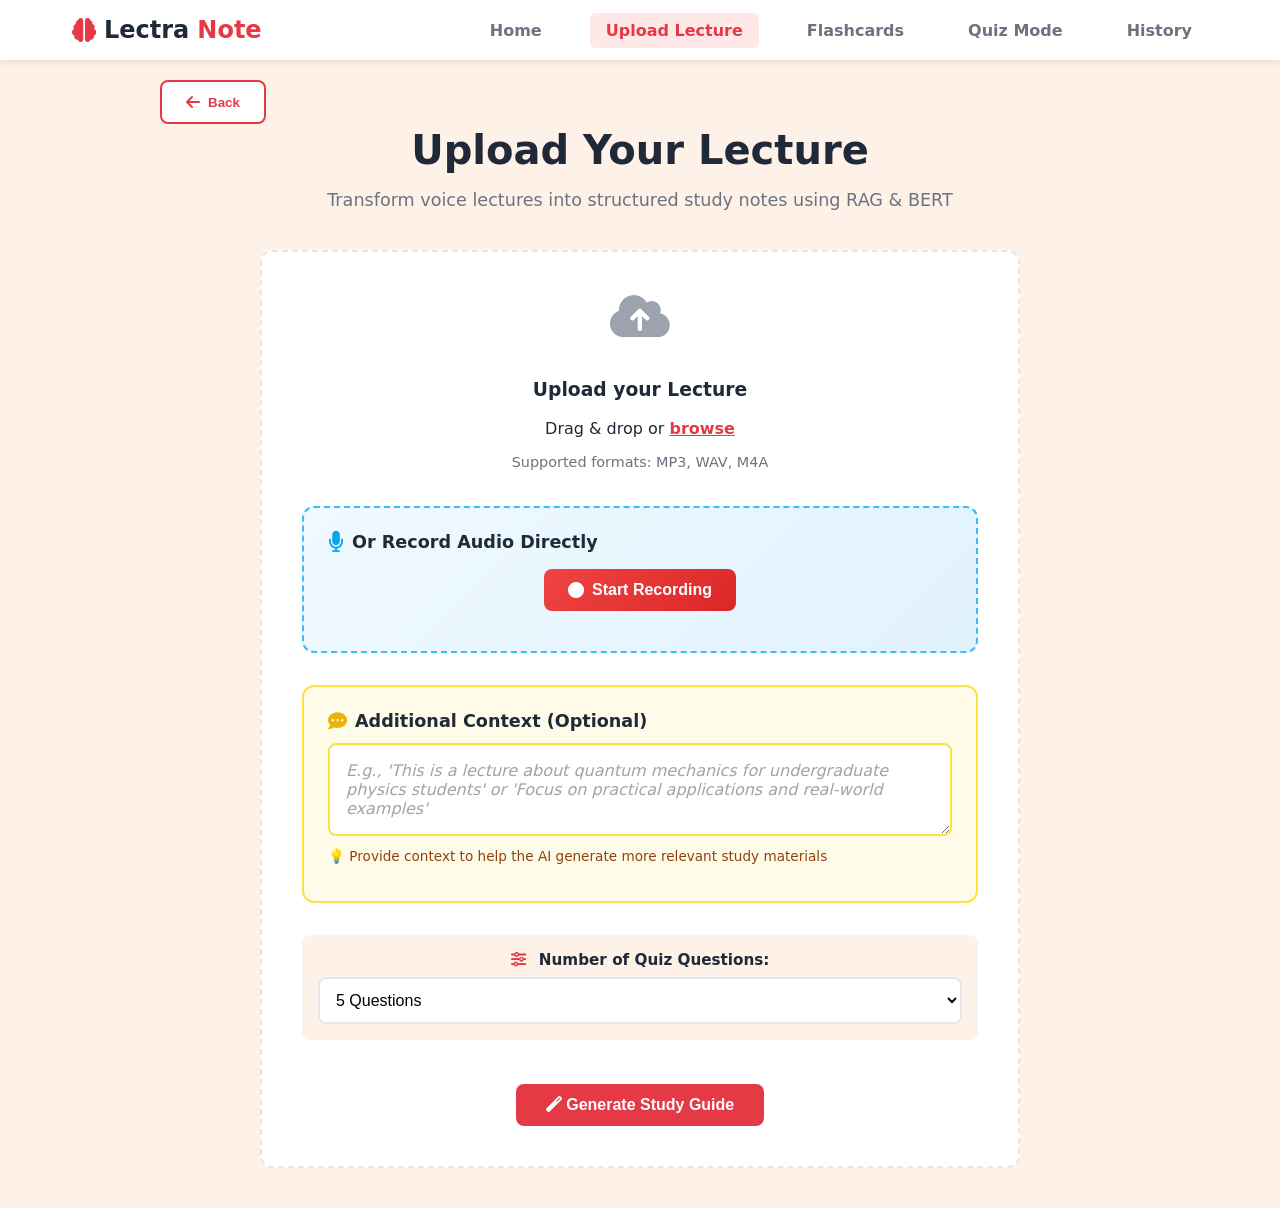
<file: frontend/index.html>
<!DOCTYPE html>
<html lang="en">
<head>
    <meta charset="UTF-8">
    <meta name="viewport" content="width=device-width, initial-scale=1.0">
    <title>LectraNote - Upload Lecture</title>
    <link rel="stylesheet" href="css/style.css">
    <link rel="stylesheet" href="https://cdnjs.cloudflare.com/ajax/libs/font-awesome/6.0.0/css/all.min.css">
</head>
<body>
    <!-- Navigation Bar -->
    <nav class="navbar">
        <div class="nav-container">
            <div class="logo">
                <i class="fa-solid fa-brain"></i> Lectra<span>Note</span>
            </div>
            <ul class="nav-menu">
                <li><a href="home.html">Home</a></li>
                <li><a href="index.html" class="active">Upload Lecture</a></li>
                <li><a href="flashcards.html">Flashcards</a></li>
                <li><a href="quiz.html">Quiz Mode</a></li>
                <li><a href="history.html">History</a></li>
            </ul>
        </div>
    </nav>

    <div class="main-wrapper">
        <header>
            <button onclick="window.history.back()" class="back-btn">
                <i class="fa-solid fa-arrow-left"></i> Back
            </button>
            <h1 class="page-title">Upload Your Lecture</h1>
            <p class="subtitle">Transform voice lectures into structured study notes using RAG & BERT</p>
        </header>

        <section class="upload-container" id="dropZone">
            <input type="file" id="audioFile" accept="audio/*" hidden>
            
            <div class="icon-box">
                <i class="fa-solid fa-cloud-arrow-up"></i>
            </div>
            
            <h3>Upload your Lecture</h3>
            <p>Drag & drop or <span class="browse-btn" onclick="document.getElementById('audioFile').click()">browse</span></p>
            <p class="file-info" id="fileName">Supported formats: MP3, WAV, M4A</p>
            
            <!-- Selected File Display -->
            <div id="selectedFileDisplay" class="selected-file hidden">
                <div class="file-preview">
                    <i class="fa-solid fa-file-audio"></i>
                    <span id="selectedFileName" class="file-name"></span>
                </div>
                <button class="remove-file-btn" onclick="removeFile()" title="Remove file">
                    <i class="fa-solid fa-xmark"></i>
                </button>
            </div>
            
            <!-- Microphone Recording Section -->
            <div class="microphone-section">
                <div class="mic-header">
                    <i class="fa-solid fa-microphone"></i>
                    <span>Or Record Audio Directly</span>
                </div>
                <div class="mic-controls">
                    <button id="startRecordBtn" class="mic-btn" onclick="startRecording()">
                        <i class="fa-solid fa-circle"></i> Start Recording
                    </button>
                    <button id="stopRecordBtn" class="mic-btn stop-btn hidden" onclick="stopRecording()">
                        <i class="fa-solid fa-stop"></i> Stop Recording
                    </button>
                    <div id="recordingIndicator" class="recording-indicator hidden">
                        <span class="pulse-dot"></span>
                        <span id="recordingTime">00:00</span>
                    </div>
                </div>
                <p id="recordingStatus" class="recording-status"></p>
            </div>

            <!-- Context/Prompt Input Section -->
            <div class="prompt-section">
                <label for="contextPrompt">
                    <i class="fa-solid fa-comment-dots"></i> Additional Context (Optional)
                </label>
                <textarea 
                    id="contextPrompt" 
                    class="context-input" 
                    placeholder="E.g., 'This is a lecture about quantum mechanics for undergraduate physics students' or 'Focus on practical applications and real-world examples'"
                    rows="3"
                ></textarea>
                <p class="prompt-hint">💡 Provide context to help the AI generate more relevant study materials</p>
            </div>
            
            <div class="quiz-options">
                <label for="quizCount"><i class="fa-solid fa-sliders"></i> Number of Quiz Questions:</label>
                <select id="quizCount" class="quiz-select">
                    <option value="3">3 Questions</option>
                    <option value="5" selected>5 Questions</option>
                    <option value="10">10 Questions</option>
                    <option value="15">15 Questions</option>
                </select>
            </div>
            
            <button id="generateBtn" onclick="processLecture()">
                <i class="fa-solid fa-magic"></i> Generate Study Guide
            </button>
        </section>

        <div id="loadingState" class="hidden upload-loading-screen">
            <div class="loading-content">
                <div class="loading-animation">
                    <div class="loading-ring"></div>
                    <div class="loading-ring delay-1"></div>
                    <div class="loading-ring delay-2"></div>
                    <i class="fa-solid fa-brain loading-icon"></i>
                </div>
                <h2 id="loadingText">🎧 Processing Your Lecture...</h2>
                <p class="loading-description">AI is analyzing your audio with Whisper, BERT & RAG</p>
                
                <div class="loading-steps">
                    <div class="loading-step" id="loadStep1">
                        <i class="fa-solid fa-microphone-lines"></i>
                        <span>Transcribing Audio</span>
                    </div>
                    <div class="loading-step" id="loadStep2">
                        <i class="fa-solid fa-brain"></i>
                        <span>Analyzing Content</span>
                    </div>
                    <div class="loading-step" id="loadStep3">
                        <i class="fa-solid fa-file-lines"></i>
                        <span>Generating Materials</span>
                    </div>
                </div>
                
                <div class="loading-progress">
                    <div class="progress-bar-upload">
                        <div class="progress-fill-upload" id="uploadProgressFill"></div>
                    </div>
                    <p class="progress-text-upload">Please wait, this may take a minute...</p>
                </div>
            </div>
        </div>

        <div id="resultsArea" class="hidden">
            
            <div class="tabs">
                <button class="tab-btn active" onclick="switchTab('summary')">Summary</button>
                <button class="tab-btn" onclick="switchTab('definitions')">Definitions</button>
                <button class="tab-btn" onclick="switchTab('quiz')">Quiz</button>
            </div>

            <div class="content-box">
                <div id="summary" class="tab-content active">
                    </div>
                <div id="definitions" class="tab-content">
                    </div>
                <div id="quiz" class="tab-content">
                    </div>
            </div>

            <div class="transcript-box">
                <h4><i class="fa-solid fa-file-audio"></i> Transcript Preview</h4>
                <p id="transcriptText">...</p>
            </div>
        </div>
    </div>

    <script src="js/main.js"></script>
</body>
</html>
</file>
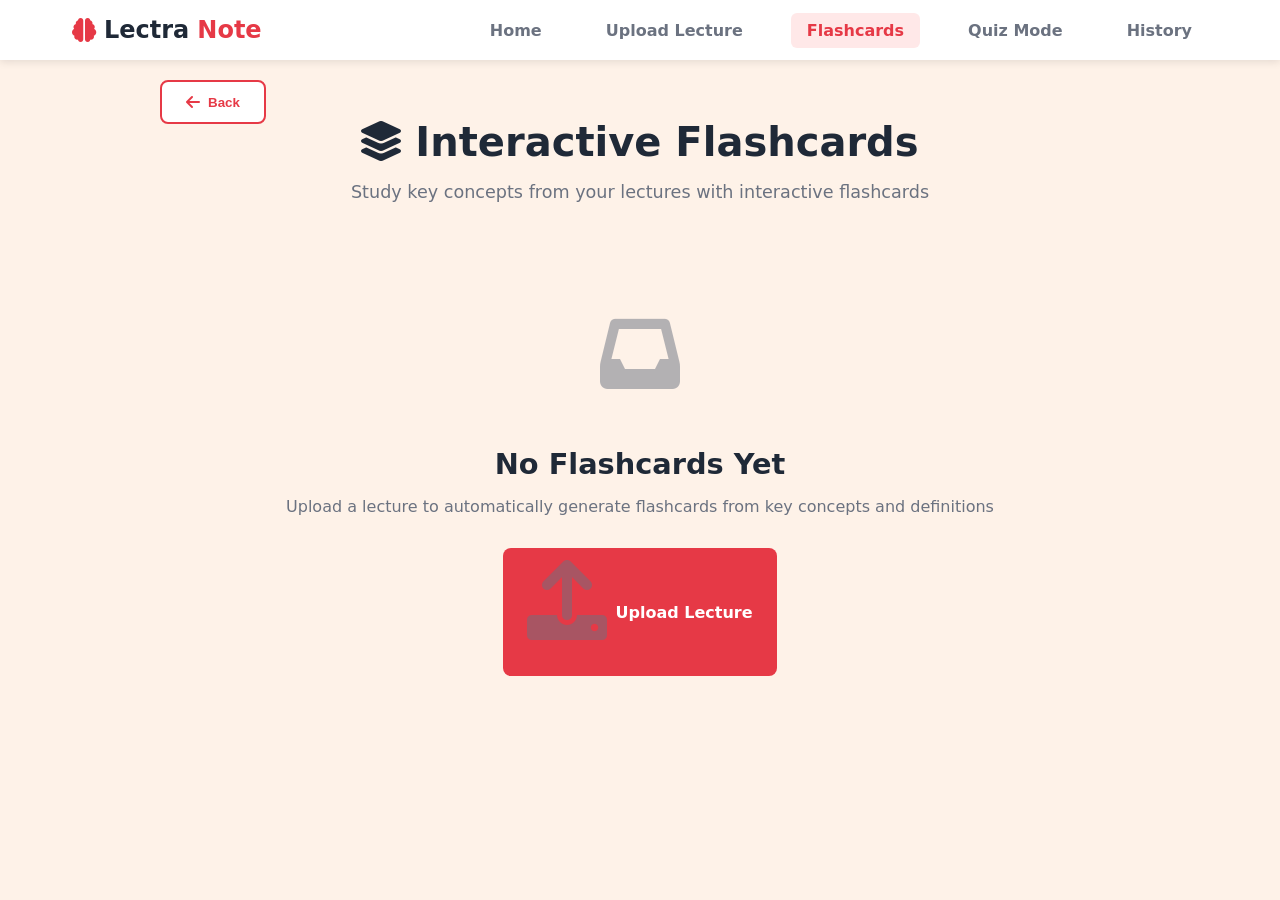
<file: frontend/flashcards.html>
<!DOCTYPE html>
<html lang="en">
<head>
    <meta charset="UTF-8">
    <meta name="viewport" content="width=device-width, initial-scale=1.0">
    <title>LectraNote - Flashcards</title>
    <link rel="stylesheet" href="css/style.css">
    <link rel="stylesheet" href="https://cdnjs.cloudflare.com/ajax/libs/font-awesome/6.0.0/css/all.min.css">
</head>
<body>
    <!-- Navigation Bar -->
    <nav class="navbar">
        <div class="nav-container">
            <div class="logo">
                <i class="fa-solid fa-brain"></i> Lectra<span>Note</span>
            </div>
            <ul class="nav-menu">
                <li><a href="home.html">Home</a></li>
                <li><a href="index.html">Upload Lecture</a></li>
                <li><a href="flashcards.html" class="active">Flashcards</a></li>
                <li><a href="quiz.html">Quiz Mode</a></li>
                <li><a href="history.html">History</a></li>
            </ul>
        </div>
    </nav>

    <div class="page-container">
        <div class="page-header">
            <button onclick="window.history.back()" class="back-btn">
                <i class="fa-solid fa-arrow-left"></i> Back
            </button>
            <h1><i class="fa-solid fa-layer-group"></i> Interactive Flashcards</h1>
            <p>Study key concepts from your lectures with interactive flashcards</p>
        </div>

        <!-- No Data State -->
        <div id="noDataState" class="empty-state">
            <i class="fa-solid fa-inbox"></i>
            <h3>No Flashcards Yet</h3>
            <p>Upload a lecture to automatically generate flashcards from key concepts and definitions</p>
            <a href="index.html" class="btn btn-primary">
                <i class="fa-solid fa-upload"></i> Upload Lecture
            </a>
        </div>

        <!-- Flashcards Container -->
        <div id="flashcardsContainer" class="hidden">
            <div class="flashcard-controls">
                <div class="progress-info">
                    <span id="currentCard">1</span> / <span id="totalCards">0</span>
                </div>
                <div class="control-buttons">
                    <button onclick="shuffleCards()" class="btn-icon" title="Shuffle">
                        <i class="fa-solid fa-shuffle"></i>
                    </button>
                    <button onclick="resetProgress()" class="btn-icon" title="Reset">
                        <i class="fa-solid fa-rotate-right"></i>
                    </button>
                    <button onclick="uploadNewLecture()" class="btn-icon" title="Upload New Lecture">
                        <i class="fa-solid fa-cloud-arrow-up"></i> New Upload
                    </button>
                </div>
            </div>

            <div class="flashcard-wrapper">
                <div class="flashcard" id="flashcard" onclick="flipCard()">
                    <div class="flashcard-inner">
                        <div class="flashcard-front">
                            <div class="card-label">Term</div>
                            <div class="card-content" id="cardFront">
                                Click to reveal
                            </div>
                        </div>
                        <div class="flashcard-back">
                            <div class="card-label">Definition</div>
                            <div class="card-content" id="cardBack">
                                Definition appears here
                            </div>
                        </div>
                    </div>
                </div>
            </div>

            <div class="navigation-buttons">
                <button onclick="previousCard()" id="prevBtn" class="nav-btn">
                    <i class="fa-solid fa-arrow-left"></i> Previous
                </button>
                <div class="mastery-buttons">
                    <button onclick="markCard('difficult')" class="mastery-btn difficult">
                        <i class="fa-solid fa-times"></i> Difficult
                    </button>
                    <button onclick="markCard('medium')" class="mastery-btn medium">
                        <i class="fa-solid fa-minus"></i> Medium
                    </button>
                    <button onclick="markCard('easy')" class="mastery-btn easy">
                        <i class="fa-solid fa-check"></i> Easy
                    </button>
                </div>
                <button onclick="nextCard()" id="nextBtn" class="nav-btn">
                    Next <i class="fa-solid fa-arrow-right"></i>
                </button>
            </div>

            <div class="progress-bar">
                <div class="progress-fill" id="progressFill"></div>
            </div>
        </div>
    </div>

    <script src="js/flashcards.js"></script>
</body>
</html>
</file>
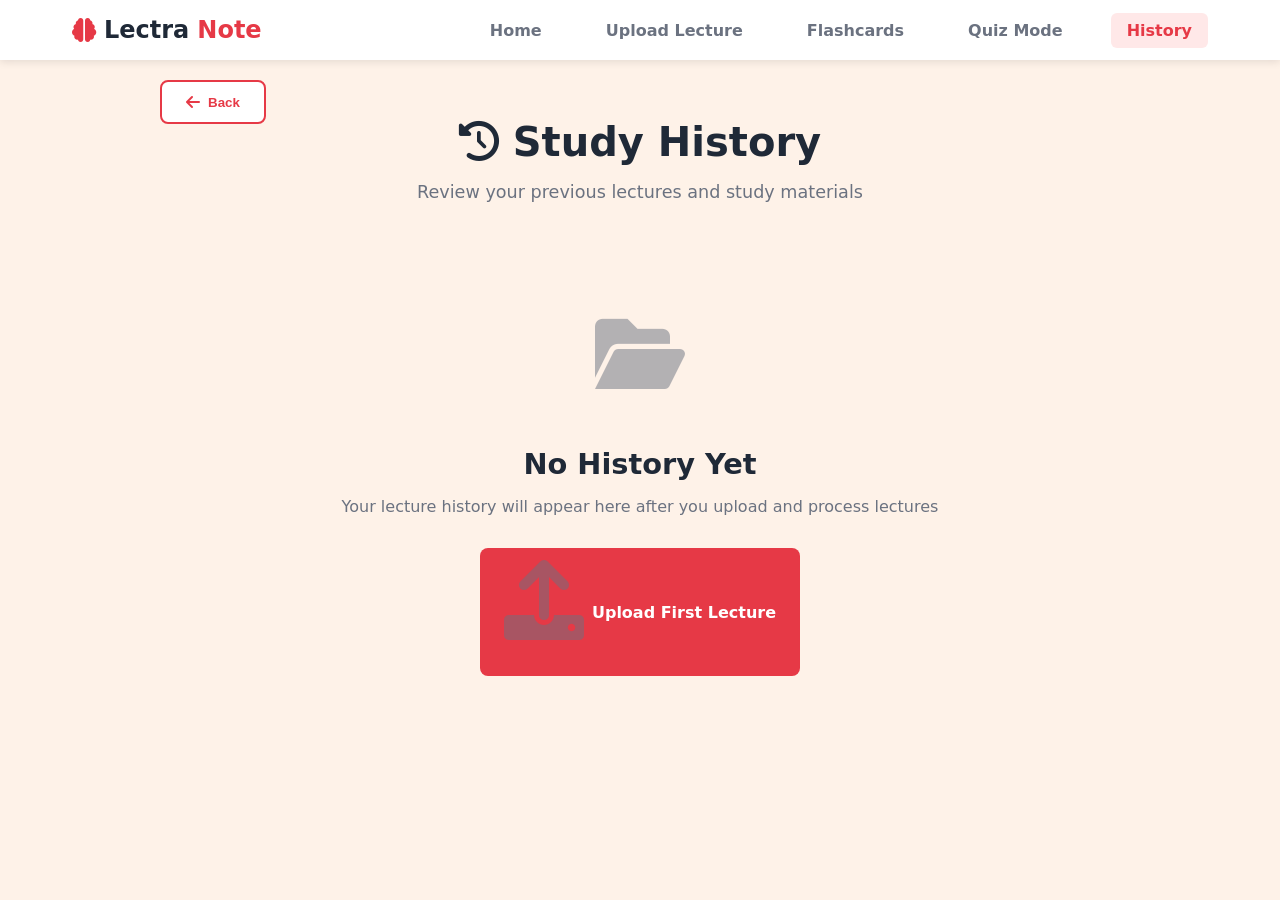
<file: frontend/history.html>
<!DOCTYPE html>
<html lang="en">
<head>
    <meta charset="UTF-8">
    <meta name="viewport" content="width=device-width, initial-scale=1.0">
    <title>LectraNote - Study History</title>
    <link rel="stylesheet" href="css/style.css">
    <link rel="stylesheet" href="https://cdnjs.cloudflare.com/ajax/libs/font-awesome/6.0.0/css/all.min.css">
</head>
<body>
    <!-- Navigation Bar -->
    <nav class="navbar">
        <div class="nav-container">
            <div class="logo">
                <i class="fa-solid fa-brain"></i> Lectra<span>Note</span>
            </div>
            <ul class="nav-menu">
                <li><a href="home.html">Home</a></li>
                <li><a href="index.html">Upload Lecture</a></li>
                <li><a href="flashcards.html">Flashcards</a></li>
                <li><a href="quiz.html">Quiz Mode</a></li>
                <li><a href="history.html" class="active">History</a></li>
            </ul>
        </div>
    </nav>

    <div class="page-container">
        <div class="page-header">
            <button onclick="goBack()" class="back-btn">
                <i class="fa-solid fa-arrow-left"></i> Back
            </button>
            <h1><i class="fa-solid fa-clock-rotate-left"></i> Study History</h1>
            <p>Review your previous lectures and study materials</p>
        </div>

        <!-- No History State -->
        <div id="noHistoryState" class="empty-state">
            <i class="fa-solid fa-folder-open"></i>
            <h3>No History Yet</h3>
            <p>Your lecture history will appear here after you upload and process lectures</p>
            <a href="index.html" class="btn btn-primary">
                <i class="fa-solid fa-upload"></i> Upload First Lecture
            </a>
        </div>

        <!-- Current Lecture -->
        <div id="currentLectureSection" class="hidden">
            <div class="section-header">
                <h2><i class="fa-solid fa-star"></i> Current Lecture</h2>
                <button onclick="clearCurrentLecture()" class="btn-icon danger">
                    <i class="fa-solid fa-trash"></i> Clear
                </button>
            </div>
            <div id="currentLectureCard" class="history-card current">
                <!-- Current lecture details will be inserted here -->
            </div>
        </div>

        <!-- History List -->
        <div id="historySection" class="hidden">
            <div class="section-header">
                <h2><i class="fa-solid fa-history"></i> Previous Lectures</h2>
                <button onclick="clearAllHistory()" class="btn-icon danger">
                    <i class="fa-solid fa-trash-can"></i> Clear All History
                </button>
            </div>
            <div id="historyList">
                <!-- History items will be inserted here -->
            </div>
        </div>
    </div>

    <script src="js/history.js"></script>
</body>
</html>
</file>
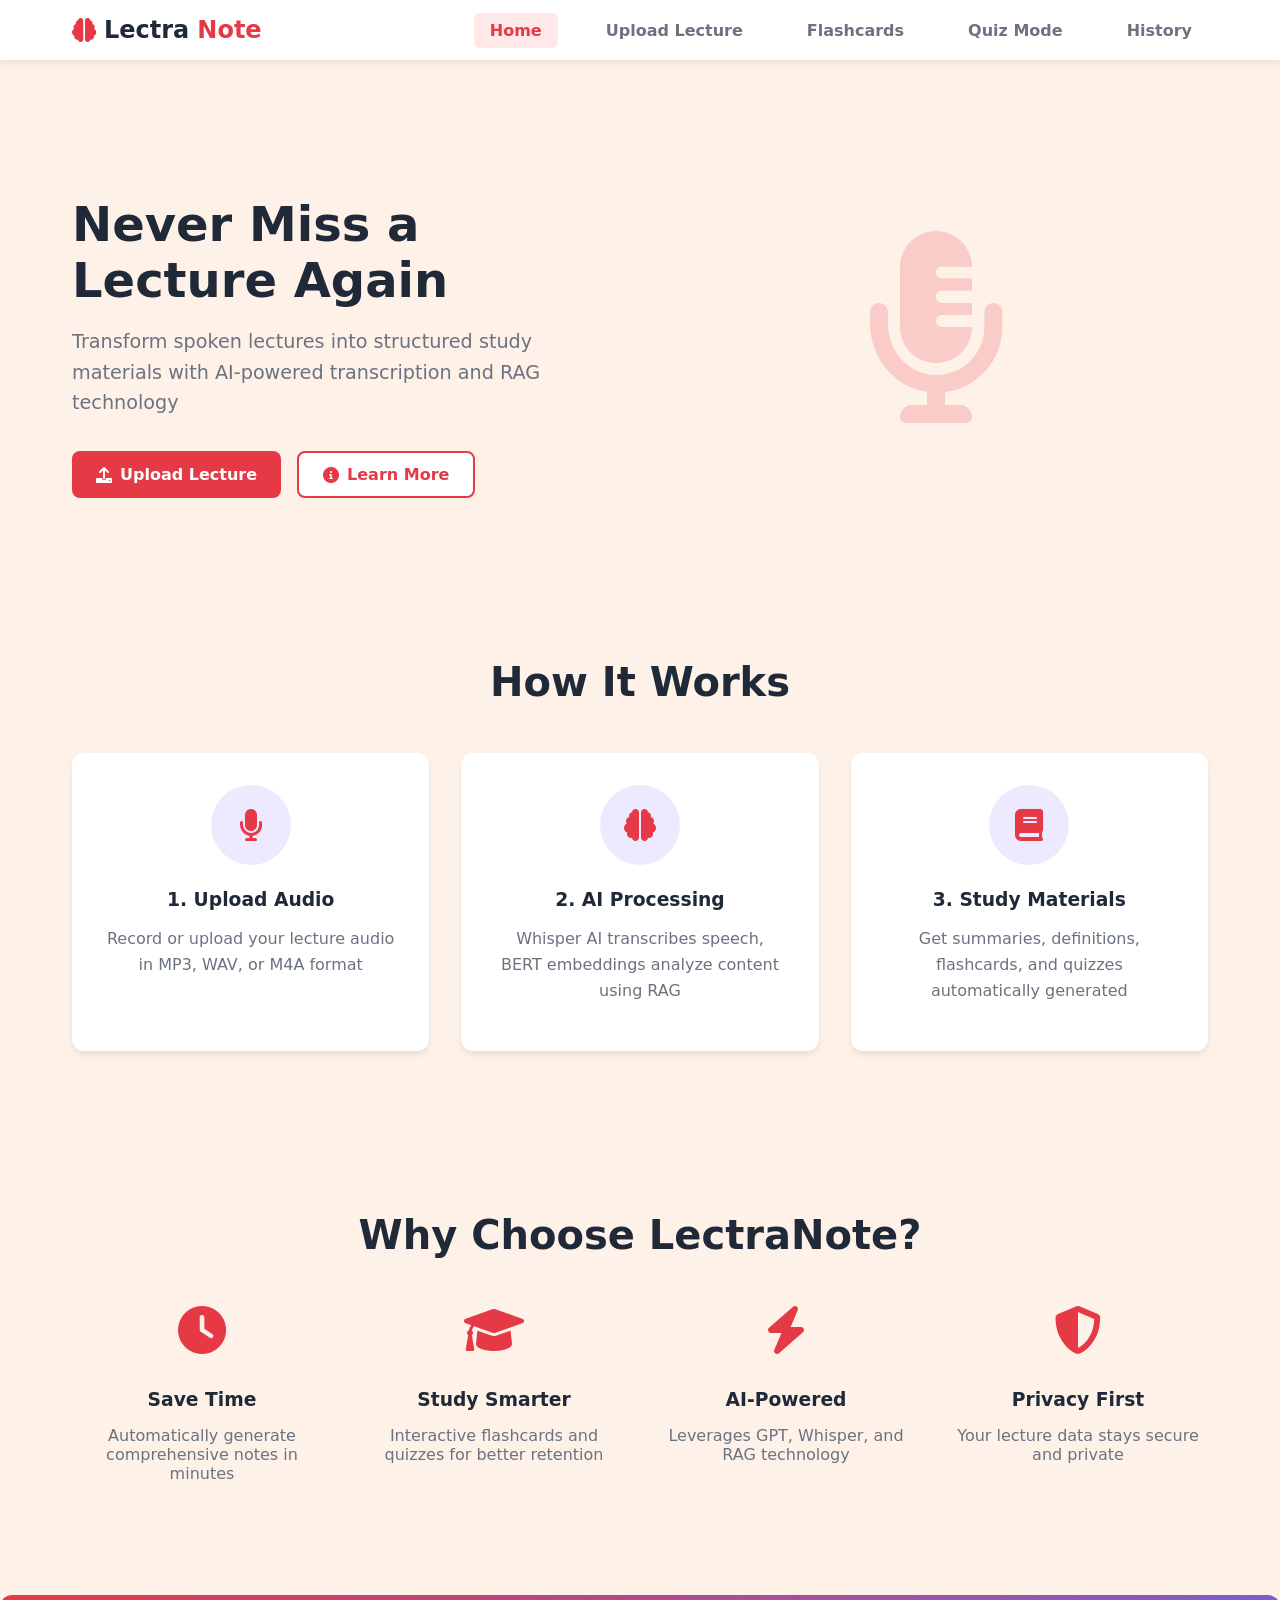
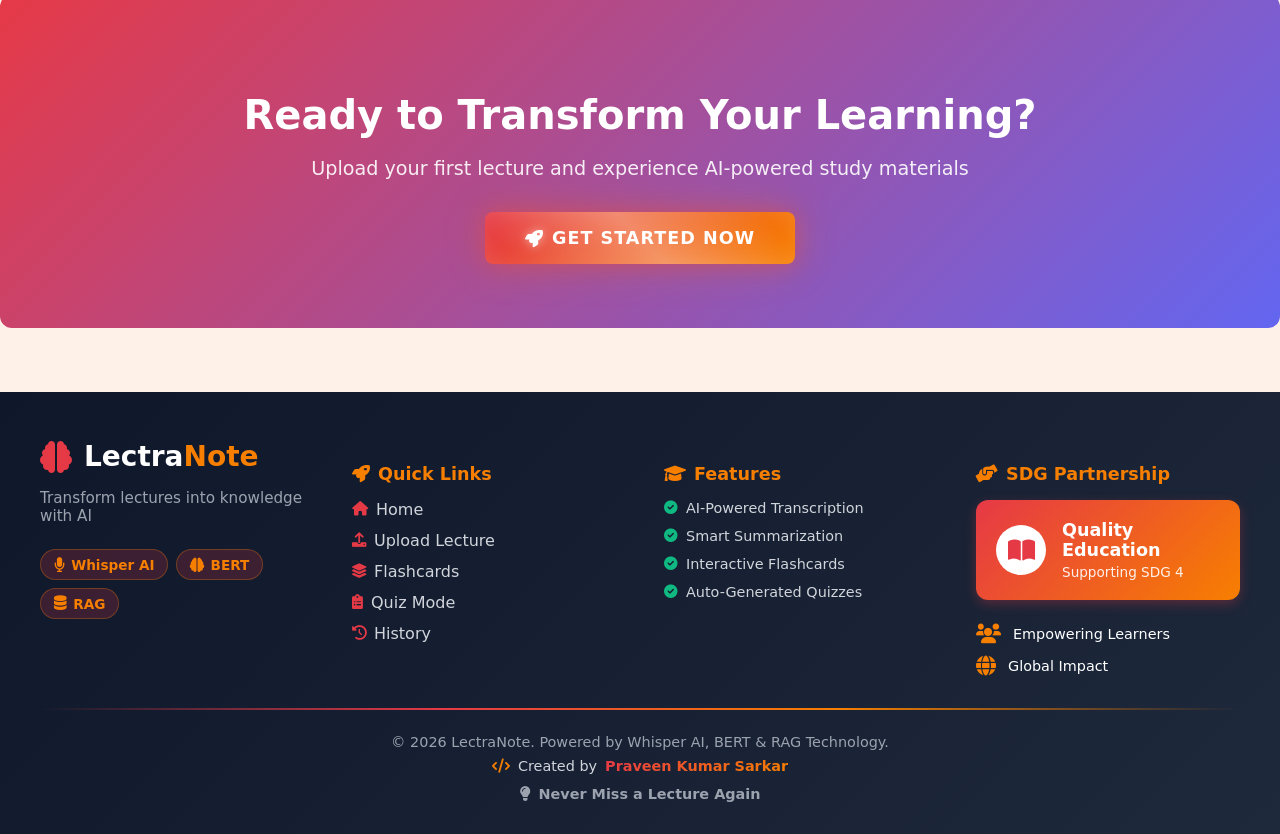
<file: frontend/home.html>
<!DOCTYPE html>
<html lang="en">
<head>
    <meta charset="UTF-8">
    <meta name="viewport" content="width=device-width, initial-scale=1.0">
    <title>LectraNote - Home</title>
    <link rel="stylesheet" href="css/style.css">
    <link rel="stylesheet" href="https://cdnjs.cloudflare.com/ajax/libs/font-awesome/6.0.0/css/all.min.css">
</head>
<body>
    <!-- Navigation Bar -->
    <nav class="navbar">
        <div class="nav-container">
            <div class="logo">
                <i class="fa-solid fa-brain"></i> Lectra<span>Note</span>
            </div>
            <ul class="nav-menu">
                <li><a href="home.html" class="active">Home</a></li>
                <li><a href="index.html">Upload Lecture</a></li>
                <li><a href="flashcards.html">Flashcards</a></li>
                <li><a href="quiz.html">Quiz Mode</a></li>
                <li><a href="history.html">History</a></li>
            </ul>
        </div>
    </nav>

    <!-- Hero Section -->
    <section class="hero">
        <div class="hero-content">
            <h1>Never Miss a Lecture Again</h1>
            <p class="hero-subtitle">Transform spoken lectures into structured study materials with AI-powered transcription and RAG technology</p>
            <div class="hero-buttons">
                <a href="index.html" class="btn btn-primary">
                    <i class="fa-solid fa-upload"></i> Upload Lecture
                </a>
                <a href="#features" class="btn btn-secondary">
                    <i class="fa-solid fa-circle-info"></i> Learn More
                </a>
            </div>
        </div>
        <div class="hero-illustration">
            <i class="fa-solid fa-microphone-lines"></i>
        </div>
    </section>

    <!-- Features Section -->
    <section class="features" id="features">
        <h2 class="section-title">How It Works</h2>
        <div class="features-grid">
            <div class="feature-card">
                <div class="feature-icon">
                    <i class="fa-solid fa-microphone"></i>
                </div>
                <h3>1. Upload Audio</h3>
                <p>Record or upload your lecture audio in MP3, WAV, or M4A format</p>
            </div>
            
            <div class="feature-card">
                <div class="feature-icon">
                    <i class="fa-solid fa-brain"></i>
                </div>
                <h3>2. AI Processing</h3>
                <p>Whisper AI transcribes speech, BERT embeddings analyze content using RAG</p>
            </div>
            
            <div class="feature-card">
                <div class="feature-icon">
                    <i class="fa-solid fa-book"></i>
                </div>
                <h3>3. Study Materials</h3>
                <p>Get summaries, definitions, flashcards, and quizzes automatically generated</p>
            </div>
        </div>
    </section>

    <!-- Benefits Section -->
    <section class="benefits">
        <h2 class="section-title">Why Choose LectraNote?</h2>
        <div class="benefits-grid">
            <div class="benefit-item">
                <i class="fa-solid fa-clock"></i>
                <h3>Save Time</h3>
                <p>Automatically generate comprehensive notes in minutes</p>
            </div>
            <div class="benefit-item">
                <i class="fa-solid fa-graduation-cap"></i>
                <h3>Study Smarter</h3>
                <p>Interactive flashcards and quizzes for better retention</p>
            </div>
            <div class="benefit-item">
                <i class="fa-solid fa-bolt"></i>
                <h3>AI-Powered</h3>
                <p>Leverages GPT, Whisper, and RAG technology</p>
            </div>
            <div class="benefit-item">
                <i class="fa-solid fa-shield"></i>
                <h3>Privacy First</h3>
                <p>Your lecture data stays secure and private</p>
            </div>
        </div>
    </section>

    <!-- CTA Section -->
    <section class="cta-section">
        <h2>Ready to Transform Your Learning?</h2>
        <p>Upload your first lecture and experience AI-powered study materials</p>
        <a href="index.html" class="btn btn-large">
            <i class="fa-solid fa-rocket"></i> Get Started Now
        </a>
    </section>

    <!-- Footer -->
    <footer class="footer">
        <div class="footer-content">
            <div class="footer-section">
                <div class="footer-logo">
                    <i class="fa-solid fa-brain"></i>
                    <h3>Lectra<span>Note</span></h3>
                </div>
                <p class="footer-tagline">Transform lectures into knowledge with AI</p>
                <div class="footer-tech-stack">
                    <span class="tech-badge"><i class="fa-solid fa-microphone"></i> Whisper AI</span>
                    <span class="tech-badge"><i class="fa-solid fa-brain"></i> BERT</span>
                    <span class="tech-badge"><i class="fa-solid fa-database"></i> RAG</span>
                </div>
            </div>
            
            <div class="footer-section">
                <h4><i class="fa-solid fa-rocket"></i> Quick Links</h4>
                <ul class="footer-links">
                    <li><a href="home.html"><i class="fa-solid fa-home"></i> Home</a></li>
                    <li><a href="index.html"><i class="fa-solid fa-upload"></i> Upload Lecture</a></li>
                    <li><a href="flashcards.html"><i class="fa-solid fa-layer-group"></i> Flashcards</a></li>
                    <li><a href="quiz.html"><i class="fa-solid fa-clipboard-list"></i> Quiz Mode</a></li>
                    <li><a href="history.html"><i class="fa-solid fa-clock-rotate-left"></i> History</a></li>
                </ul>
            </div>
            
            <div class="footer-section">
                <h4><i class="fa-solid fa-graduation-cap"></i> Features</h4>
                <ul class="footer-features">
                    <li><i class="fa-solid fa-check-circle"></i> AI-Powered Transcription</li>
                    <li><i class="fa-solid fa-check-circle"></i> Smart Summarization</li>
                    <li><i class="fa-solid fa-check-circle"></i> Interactive Flashcards</li>
                    <li><i class="fa-solid fa-check-circle"></i> Auto-Generated Quizzes</li>
                </ul>
            </div>
            
            <div class="footer-section">
                <h4><i class="fa-solid fa-handshake-angle"></i> SDG Partnership</h4>
                <div class="sdg-badge">
                    <div class="sdg-icon">
                        <i class="fa-solid fa-book-open"></i>
                    </div>
                    <div class="sdg-text">
                        <strong>Quality Education</strong>
                        <p>Supporting SDG 4</p>
                    </div>
                </div>
                <div class="footer-stats">
                    <div class="stat-item">
                        <i class="fa-solid fa-users"></i>
                        <span>Empowering Learners</span>
                    </div>
                    <div class="stat-item">
                        <i class="fa-solid fa-globe"></i>
                        <span>Global Impact</span>
                    </div>
                </div>
            </div>
        </div>
        
        <div class="footer-bottom">
            <div class="footer-divider"></div>
            <p>&copy; 2026 LectraNote. Powered by Whisper AI, BERT & RAG Technology.</p>
            <p class="footer-creator"><i class="fa-solid fa-code"></i> Created by <strong>Praveen Kumar Sarkar</strong></p>
            <p class="footer-slogan"><i class="fa-solid fa-lightbulb"></i> Never Miss a Lecture Again</p>
        </div>
    </footer>
</body>
</html>
</file>
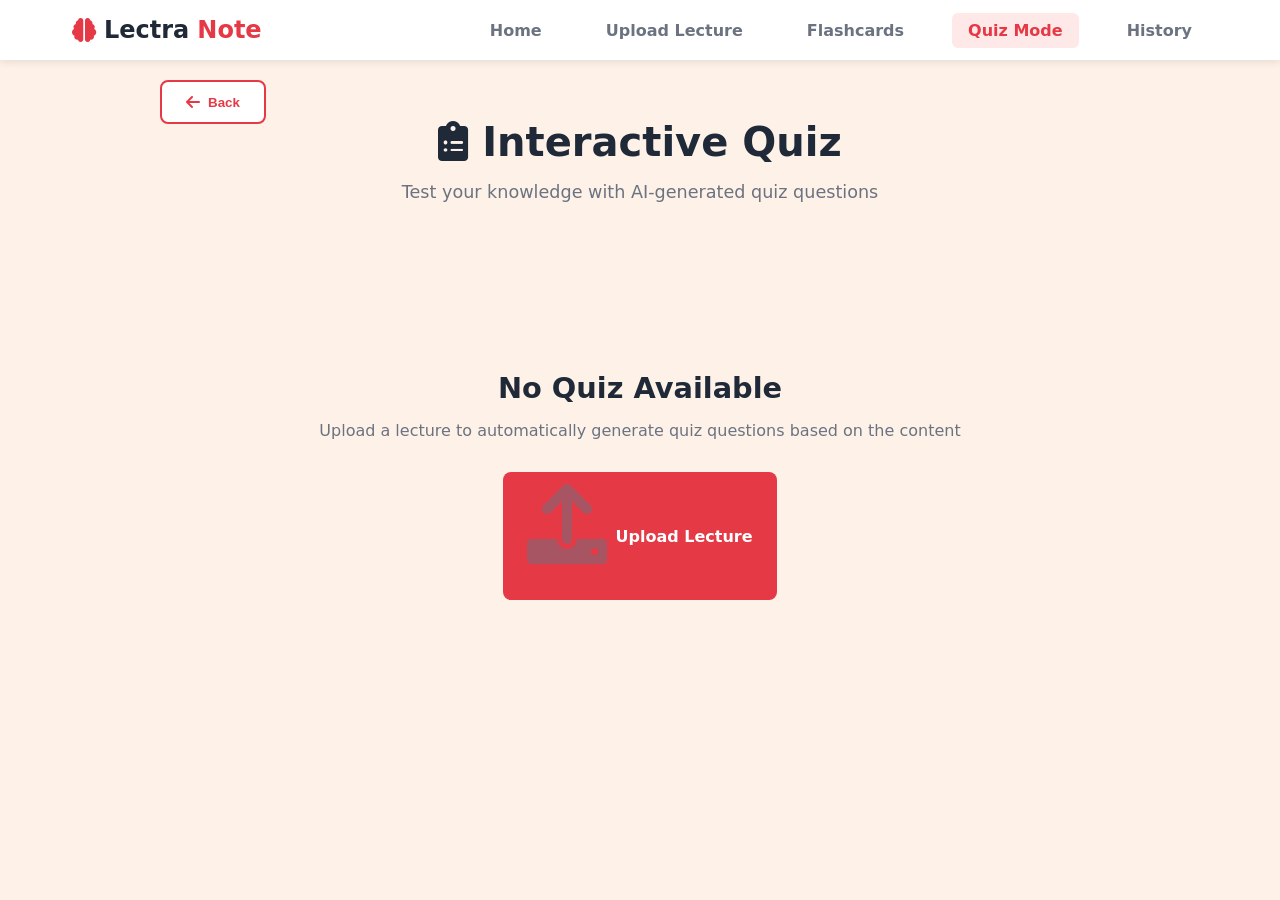
<file: frontend/quiz.html>
<!DOCTYPE html>
<html lang="en">
<head>
    <meta charset="UTF-8">
    <meta name="viewport" content="width=device-width, initial-scale=1.0">
    <title>LectraNote - Quiz Mode</title>
    <link rel="stylesheet" href="css/style.css">
    <link rel="stylesheet" href="https://cdnjs.cloudflare.com/ajax/libs/font-awesome/6.0.0/css/all.min.css">
</head>
<body>
    <!-- Navigation Bar -->
    <nav class="navbar">
        <div class="nav-container">
            <div class="logo">
                <i class="fa-solid fa-brain"></i> Lectra<span>Note</span>
            </div>
            <ul class="nav-menu">
                <li><a href="home.html">Home</a></li>
                <li><a href="index.html">Upload Lecture</a></li>
                <li><a href="flashcards.html">Flashcards</a></li>
                <li><a href="quiz.html" class="active">Quiz Mode</a></li>
                <li><a href="history.html">History</a></li>
            </ul>
        </div>
    </nav>

    <div class="page-container">
        <div class="page-header">
            <button onclick="window.history.back()" class="back-btn">
                <i class="fa-solid fa-arrow-left"></i> Back
            </button>
            <h1><i class="fa-solid fa-clipboard-list"></i> Interactive Quiz</h1>
            <p>Test your knowledge with AI-generated quiz questions</p>
        </div>

        <!-- No Data State -->
        <div id="noQuizState" class="empty-state">
            <i class="fa-solid fa-file-circle-question"></i>
            <h3>No Quiz Available</h3>
            <p>Upload a lecture to automatically generate quiz questions based on the content</p>
            <a href="index.html" class="btn btn-primary">
                <i class="fa-solid fa-upload"></i> Upload Lecture
            </a>
        </div>

        <!-- Quiz Start Screen -->
        <div id="quizStartScreen" class="hidden quiz-start">
            <div class="quiz-info-card">
                <h2>Ready to Test Your Knowledge?</h2>
                <div class="quiz-stats">
                    <div class="stat-item">
                        <i class="fa-solid fa-list-ol"></i>
                        <span id="questionCount">0</span>
                        <span class="stat-label">Questions</span>
                    </div>
                    <div class="stat-item">
                        <i class="fa-solid fa-clock"></i>
                        <span>No time limit</span>
                    </div>
                    <div class="stat-item">
                        <i class="fa-solid fa-star"></i>
                        <span>Multiple Choice</span>
                    </div>
                </div>
                <div style="display: flex; gap: 1rem; justify-content: center; flex-wrap: wrap;">
                    <button onclick="startQuiz()" class="btn btn-large">
                        <i class="fa-solid fa-play"></i> Start Quiz
                    </button>
                    <button onclick="uploadNewLecture()" class="btn btn-secondary">
                        <i class="fa-solid fa-cloud-arrow-up"></i> New Upload
                    </button>
                </div>
            </div>
        </div>

        <!-- Quiz Container -->
        <div id="quizContainer" class="hidden">
            <div class="quiz-progress">
                <div class="progress-text">
                    Question <span id="currentQuestion">1</span> of <span id="totalQuestions">0</span>
                </div>
                <div class="progress-bar">
                    <div class="progress-fill" id="quizProgressFill"></div>
                </div>
            </div>

            <div class="question-card">
                <h3 class="question-text" id="questionText">Question will appear here</h3>
                <div class="options-container" id="optionsContainer">
                    <!-- Options will be dynamically inserted -->
                </div>
                <button onclick="submitAnswer()" id="submitBtn" class="btn btn-primary" disabled>
                    Submit Answer
                </button>
            </div>

            <div class="quiz-navigation hidden" id="quizNavigation">
                <button onclick="nextQuestion()" class="btn btn-primary">
                    Next Question <i class="fa-solid fa-arrow-right"></i>
                </button>
            </div>
        </div>

        <!-- Results Screen -->
        <div id="resultsScreen" class="hidden">
            <div class="results-card">
                <div class="results-icon">
                    <i class="fa-solid fa-trophy"></i>
                </div>
                <h2>Quiz Complete!</h2>
                <div class="score-display">
                    <div class="score-circle">
                        <div class="score-text">
                            <span id="scorePercentage">0</span>%
                        </div>
                    </div>
                </div>
                <div class="results-stats">
                    <div class="result-stat correct">
                        <i class="fa-solid fa-check-circle"></i>
                        <span id="correctCount">0</span> Correct
                    </div>
                    <div class="result-stat incorrect">
                        <i class="fa-solid fa-times-circle"></i>
                        <span id="incorrectCount">0</span> Incorrect
                    </div>
                </div>
                <div class="results-actions">
                    <button onclick="retakeQuiz()" class="btn btn-secondary">
                        <i class="fa-solid fa-rotate-right"></i> Retake Quiz
                    </button>
                    <a href="flashcards.html" class="btn btn-primary">
                        <i class="fa-solid fa-layer-group"></i> Study Flashcards
                    </a>
                </div>
            </div>
        </div>
    </div>

    <script src="js/quiz.js"></script>
</body>
</html>
</file>
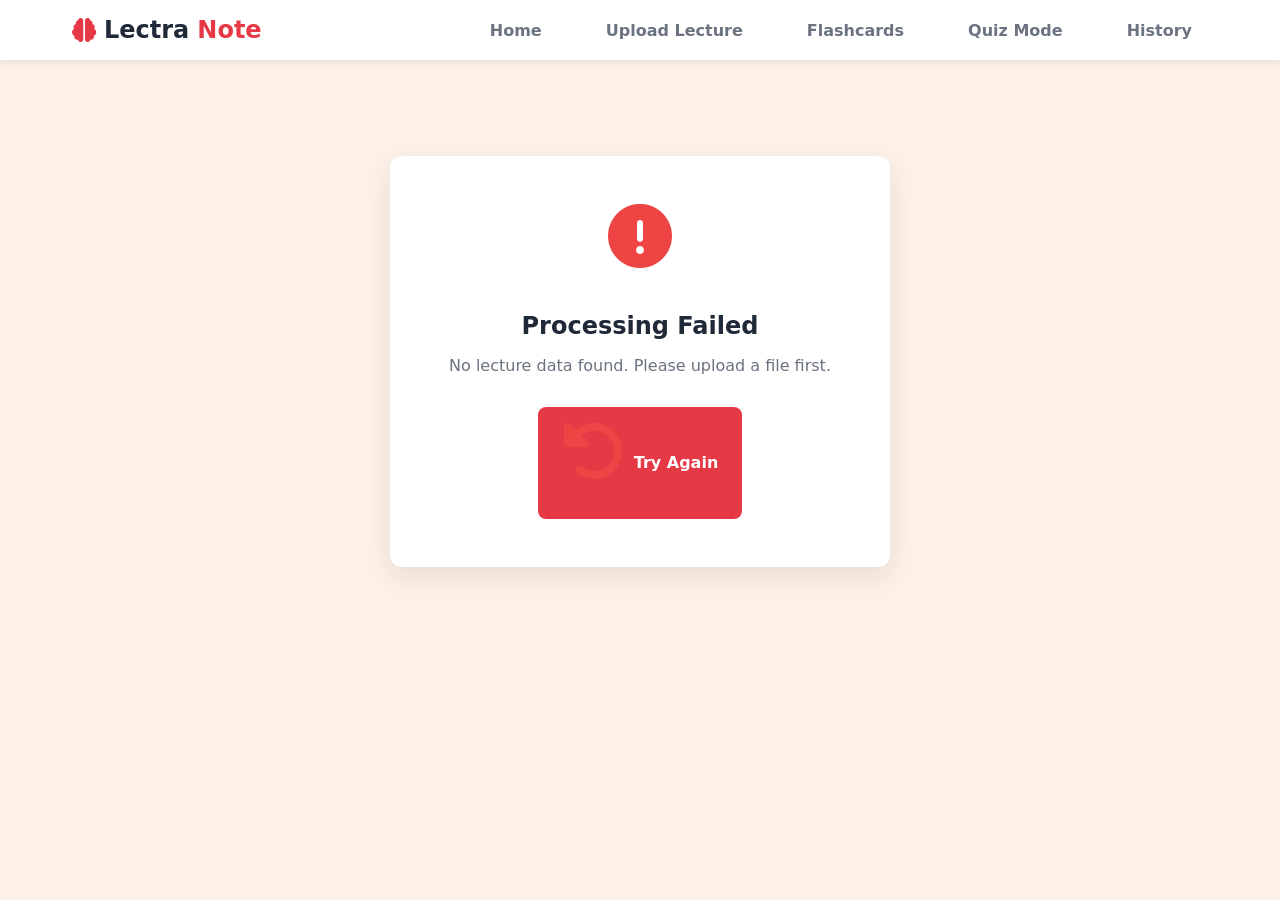
<file: frontend/results.html>
<!DOCTYPE html>
<html lang="en">
<head>
    <meta charset="UTF-8">
    <meta name="viewport" content="width=device-width, initial-scale=1.0">
    <title>LectraNote - Results</title>
    <link rel="stylesheet" href="css/style.css">
    <link rel="stylesheet" href="https://cdnjs.cloudflare.com/ajax/libs/font-awesome/6.0.0/css/all.min.css">
</head>
<body>
    <!-- Navigation Bar -->
    <nav class="navbar">
        <div class="nav-container">
            <div class="logo">
                <i class="fa-solid fa-brain"></i> Lectra<span>Note</span>
            </div>
            <ul class="nav-menu">
                <li><a href="home.html">Home</a></li>
                <li><a href="index.html">Upload Lecture</a></li>
                <li><a href="flashcards.html">Flashcards</a></li>
                <li><a href="quiz.html">Quiz Mode</a></li>
                <li><a href="history.html">History</a></li>
            </ul>
        </div>
    </nav>

    <div class="page-container">
        <!-- Processing State -->
        <div id="processingState" class="processing-container hidden">
            <div class="processing-card">
                <div class="processing-animation">
                    <div class="pulse-ring"></div>
                    <div class="pulse-ring delay-1"></div>
                    <div class="pulse-ring delay-2"></div>
                    <i class="fa-solid fa-brain processing-icon"></i>
                </div>
                <h2 id="processingTitle">Processing Your Lecture</h2>
                <p id="processingMessage" class="processing-text">Initializing AI models...</p>
                
                <div class="processing-steps">
                    <div class="step" id="step1">
                        <div class="step-icon">
                            <i class="fa-solid fa-microphone"></i>
                        </div>
                        <div class="step-content">
                            <h4>Transcribing Audio</h4>
                            <p>Converting speech to text with Whisper AI</p>
                        </div>
                        <div class="step-status">
                            <i class="fa-solid fa-spinner fa-spin"></i>
                        </div>
                    </div>
                    
                    <div class="step" id="step2">
                        <div class="step-icon">
                            <i class="fa-solid fa-brain"></i>
                        </div>
                        <div class="step-content">
                            <h4>Analyzing Content</h4>
                            <p>Processing with BERT embeddings & RAG</p>
                        </div>
                        <div class="step-status">
                            <i class="fa-solid fa-clock"></i>
                        </div>
                    </div>
                    
                    <div class="step" id="step3">
                        <div class="step-icon">
                            <i class="fa-solid fa-wand-magic-sparkles"></i>
                        </div>
                        <div class="step-content">
                            <h4>Generating Study Materials</h4>
                            <p>Creating summaries, definitions, and quizzes</p>
                        </div>
                        <div class="step-status">
                            <i class="fa-solid fa-clock"></i>
                        </div>
                    </div>
                </div>
                
                <div class="progress-bar-container">
                    <div class="progress-bar">
                        <div class="progress-fill" id="mainProgressFill"></div>
                    </div>
                    <p class="progress-text"><span id="progressPercent">0</span>% Complete</p>
                </div>
            </div>
        </div>

        <!-- Results Display -->
        <div id="resultsDisplay" class="hidden">
            <div class="results-header">
                <button onclick="window.history.back()" class="back-btn">
                    <i class="fa-solid fa-arrow-left"></i> Back
                </button>
                <div class="success-badge">
                    <i class="fa-solid fa-circle-check"></i>
                    <span>Processing Complete</span>
                </div>
                <h1>Your Study Materials Are Ready!</h1>
                <p class="results-subtitle">AI-generated content from your lecture</p>
            </div>

            <!-- Quick Actions -->
            <div class="quick-actions">
                <a href="flashcards.html" class="action-card">
                    <i class="fa-solid fa-layer-group"></i>
                    <h3>Study Flashcards</h3>
                    <p>Interactive cards for key terms</p>
                </a>
                <a href="quiz.html" class="action-card">
                    <i class="fa-solid fa-clipboard-list"></i>
                    <h3>Take Quiz</h3>
                    <p>Test your knowledge</p>
                </a>
                <a href="index.html" class="action-card">
                    <i class="fa-solid fa-upload"></i>
                    <h3>Upload Another</h3>
                    <p>Process new lecture</p>
                </a>
            </div>

            <!-- Tabs for Content -->
            <div class="results-tabs">
                <button class="result-tab-btn active" onclick="switchResultTab('summary')">
                    <i class="fa-solid fa-file-lines"></i> Summary
                </button>
                <button class="result-tab-btn" onclick="switchResultTab('definitions')">
                    <i class="fa-solid fa-book"></i> Definitions
                </button>
                <button class="result-tab-btn" onclick="switchResultTab('quiz')">
                    <i class="fa-solid fa-question-circle"></i> Quiz
                </button>
                <button class="result-tab-btn" onclick="switchResultTab('transcript')">
                    <i class="fa-solid fa-closed-captioning"></i> Transcript
                </button>
            </div>

            <!-- Content Box -->
            <div class="results-content-box">
                <div id="result-summary" class="result-tab-content active">
                    <h2><i class="fa-solid fa-file-lines"></i> Lecture Summary</h2>
                    <div id="summaryContent" class="content-display"></div>
                </div>

                <div id="result-definitions" class="result-tab-content">
                    <h2><i class="fa-solid fa-book"></i> Key Definitions</h2>
                    <div id="definitionsContent" class="content-display"></div>
                </div>

                <div id="result-quiz" class="result-tab-content">
                    <h2><i class="fa-solid fa-question-circle"></i> Quiz Questions</h2>
                    <div id="quizContent" class="content-display"></div>
                </div>

                <div id="result-transcript" class="result-tab-content">
                    <h2><i class="fa-solid fa-closed-captioning"></i> Full Transcript</h2>
                    <div id="transcriptContent" class="content-display transcript-text"></div>
                </div>
            </div>

            <!-- Download Options -->
            <div class="download-section">
                <h3><i class="fa-solid fa-download"></i> Download Study Materials</h3>
                <div class="download-buttons">
                    <button onclick="downloadContent('summary')" class="btn btn-secondary">
                        <i class="fa-solid fa-file-pdf"></i> Download Summary
                    </button>
                    <button onclick="downloadContent('all')" class="btn btn-primary">
                        <i class="fa-solid fa-file-archive"></i> Download All
                    </button>
                </div>
            </div>
        </div>

        <!-- Error State -->
        <div id="errorState" class="hidden">
            <div class="error-card">
                <i class="fa-solid fa-circle-exclamation"></i>
                <h2>Processing Failed</h2>
                <p id="errorMessage">An error occurred while processing your lecture.</p>
                <div class="error-actions">
                    <a href="index.html" class="btn btn-primary">
                        <i class="fa-solid fa-rotate-left"></i> Try Again
                    </a>
                </div>
            </div>
        </div>
    </div>

    <script src="js/results.js"></script>
</body>
</html>
</file>
<file: frontend/css/style.css>
/* --- Global Styles --- */
:root {
    --primary: #e63946;
    --primary-hover: #d62828;
    --primary-light: #ff6b6b;
    --secondary: #f77f00;
    --secondary-hover: #dc6900;
    --bg-color: #fef2e8;
    --card-bg: #ffffff;
    --text-dark: #1f2937;
    --text-light: #6b7280;
    --border-radius: 12px;
    --success: #10b981;
    --warning: #f59e0b;
    --danger: #ef4444;
    --gradient-start: #e63946;
    --gradient-end: #f77f00;
}

* {
    box-sizing: border-box;
}

body {
    font-family: 'Segoe UI', system-ui, sans-serif;
    background-color: var(--bg-color);
    color: var(--text-dark);
    margin: 0;
    padding: 0;
    min-height: 100vh;
}

/* --- Navigation Bar --- */
.navbar {
    background: var(--card-bg);
    box-shadow: 0 2px 8px rgba(0, 0, 0, 0.1);
    position: sticky;
    top: 0;
    z-index: 1000;
}

.nav-container {
    max-width: 1200px;
    margin: 0 auto;
    display: flex;
    justify-content: space-between;
    align-items: center;
    padding: 1rem 2rem;
}

.logo {
    font-size: 1.5rem;
    font-weight: 800;
    color: var(--text-dark);
    display: flex;
    align-items: center;
    gap: 0.5rem;
}

.logo span { color: var(--primary); }
.logo i { color: var(--primary); }

.nav-menu {
    display: flex;
    list-style: none;
    gap: 2rem;
    margin: 0;
    padding: 0;
}

.nav-menu a {
    text-decoration: none;
    color: var(--text-light);
    font-weight: 600;
    transition: color 0.3s;
    padding: 0.5rem 1rem;
    border-radius: 6px;
}

.nav-menu a:hover {
    color: var(--primary);
    background: #f3f4f6;
}

.nav-menu a.active {
    color: var(--primary);
    background: #ffe8e8;
}

/* --- Page Container --- */
.page-container {
    max-width: 1200px;
    margin: 0 auto;
    padding: 2rem;
}

/* History Viewing Banner */
.history-viewing-banner {
    background: linear-gradient(135deg, #667eea 0%, #764ba2 100%);
    color: white;
    padding: 1rem 1.5rem;
    border-radius: 12px;
    display: flex;
    align-items: center;
    justify-content: center;
    margin-bottom: 2rem;
    box-shadow: 0 4px 15px rgba(102, 126, 234, 0.3);
    animation: slideDown 0.3s ease-out;
}

.history-viewing-banner .banner-content {
    display: flex;
    align-items: center;
    gap: 0.75rem;
    font-weight: 600;
}

.history-viewing-banner i {
    font-size: 1.25rem;
}

@keyframes slideDown {
    from {
        opacity: 0;
        transform: translateY(-20px);
    }
    to {
        opacity: 1;
        transform: translateY(0);
    }
}

.page-header {
    text-align: center;
    margin-bottom: 3rem;
}

.page-header h1 {
    font-size: 2.5rem;
    margin-bottom: 0.5rem;
    color: var(--text-dark);
}

.page-header p {
    font-size: 1.1rem;
    color: var(--text-light);
}

/* --- Hero Section --- */
.hero {
    display: grid;
    grid-template-columns: 1fr 1fr;
    gap: 3rem;
    align-items: center;
    max-width: 1200px;
    margin: 4rem auto;
    padding: 2rem;
}

.hero-content h1 {
    font-size: 3rem;
    margin-bottom: 1rem;
    color: var(--text-dark);
}

.hero-subtitle {
    font-size: 1.2rem;
    color: var(--text-light);
    margin-bottom: 2rem;
    line-height: 1.6;
}

.hero-buttons {
    display: flex;
    gap: 1rem;
}

.hero-illustration {
    display: flex;
    justify-content: center;
    align-items: center;
}

.hero-illustration i {
    font-size: 12rem;
    color: var(--primary);
    opacity: 0.2;
}

/* --- Buttons --- */
.btn {
    display: inline-flex;
    align-items: center;
    gap: 0.5rem;
    padding: 0.75rem 1.5rem;
    border-radius: 8px;
    font-weight: 600;
    text-decoration: none;
    transition: all 0.3s;
    border: none;
    cursor: pointer;
    font-size: 1rem;
}

.btn-primary {
    background: var(--primary);
    color: white;
}

.btn-primary:hover {
    background: var(--primary-hover);
    transform: translateY(-2px);
}

.btn-secondary {
    background: white;
    color: var(--primary);
    border: 2px solid var(--primary);
}

.btn-secondary:hover {
    background: var(--primary);
    color: white;
}

.btn-large {
    padding: 1rem 2.5rem;
    font-size: 1.1rem;
    position: relative;
    overflow: hidden;
    background: linear-gradient(135deg, #e63946 0%, #f77f00 100%);
    border: none;
    color: white;
    font-weight: 700;
    text-transform: uppercase;
    letter-spacing: 1px;
    box-shadow: 
        0 0 20px rgba(230, 57, 70, 0.4),
        0 0 40px rgba(247, 127, 0, 0.3),
        inset 0 0 20px rgba(255, 255, 255, 0.1);
    animation: hologram-pulse 2s ease-in-out infinite;
}

.btn-large::before {
    content: '';
    position: absolute;
    top: -50%;
    left: -50%;
    width: 200%;
    height: 200%;
    background: linear-gradient(
        45deg,
        transparent 30%,
        rgba(255, 255, 255, 0.3) 50%,
        transparent 70%
    );
    animation: hologram-shine 3s linear infinite;
}

.btn-large::after {
    content: '';
    position: absolute;
    inset: 2px;
    background: linear-gradient(135deg, #e63946 0%, #f77f00 100%);
    border-radius: 8px;
    z-index: -1;
    filter: blur(10px);
    opacity: 0.7;
}

.btn-large:hover {
    transform: translateY(-3px) scale(1.02);
    box-shadow: 
        0 0 30px rgba(230, 57, 70, 0.6),
        0 0 60px rgba(247, 127, 0, 0.5),
        0 10px 30px rgba(0, 0, 0, 0.3),
        inset 0 0 30px rgba(255, 255, 255, 0.2);
    animation: hologram-pulse 1.5s ease-in-out infinite;
}

.btn-large i {
    position: relative;
    z-index: 1;
    filter: drop-shadow(0 0 5px rgba(255, 255, 255, 0.5));
}

@keyframes hologram-pulse {
    0%, 100% {
        box-shadow: 
            0 0 20px rgba(230, 57, 70, 0.4),
            0 0 40px rgba(247, 127, 0, 0.3),
            inset 0 0 20px rgba(255, 255, 255, 0.1);
    }
    50% {
        box-shadow: 
            0 0 30px rgba(230, 57, 70, 0.6),
            0 0 60px rgba(247, 127, 0, 0.5),
            inset 0 0 30px rgba(255, 255, 255, 0.2);
    }
}

@keyframes hologram-shine {
    0% {
        transform: translateX(-100%) translateY(-100%) rotate(45deg);
    }
    100% {
        transform: translateX(100%) translateY(100%) rotate(45deg);
    }
}

.btn-icon {
    background: transparent;
    border: 1px solid #e5e7eb;
    padding: 0.5rem 1rem;
    border-radius: 6px;
    cursor: pointer;
    transition: all 0.3s;
}

.btn-icon:hover {
    background: var(--bg-color);
    border-color: var(--primary);
}

/* --- Features Section --- */
.features, .benefits {
    max-width: 1200px;
    margin: 4rem auto;
    padding: 2rem;
}

.section-title {
    text-align: center;
    font-size: 2.5rem;
    margin-bottom: 3rem;
    color: var(--text-dark);
}

.features-grid {
    display: grid;
    grid-template-columns: repeat(auto-fit, minmax(280px, 1fr));
    gap: 2rem;
}

.feature-card {
    background: var(--card-bg);
    padding: 2rem;
    border-radius: var(--border-radius);
    text-align: center;
    box-shadow: 0 4px 6px -1px rgba(0, 0, 0, 0.1);
    transition: transform 0.3s;
}

.feature-card:hover {
    transform: translateY(-5px);
}

.feature-icon {
    width: 80px;
    height: 80px;
    margin: 0 auto 1.5rem;
    background: #ede9fe;
    border-radius: 50%;
    display: flex;
    align-items: center;
    justify-content: center;
}

.feature-icon i {
    font-size: 2rem;
    color: var(--primary);
}

.feature-card h3 {
    margin-bottom: 1rem;
    color: var(--text-dark);
}

.feature-card p {
    color: var(--text-light);
    line-height: 1.6;
}

/* --- Benefits Grid --- */
.benefits-grid {
    display: grid;
    grid-template-columns: repeat(auto-fit, minmax(250px, 1fr));
    gap: 2rem;
}

.benefit-item {
    text-align: center;
}

.benefit-item i {
    font-size: 3rem;
    color: var(--primary);
    margin-bottom: 1rem;
}

.benefit-item h3 {
    margin-bottom: 0.5rem;
}

.benefit-item p {
    color: var(--text-light);
}

/* --- CTA Section --- */
.cta-section {
    text-align: center;
    background: linear-gradient(135deg, var(--primary), #6366f1);
    color: white;
    padding: 4rem 2rem;
    margin: 4rem 0;
    border-radius: var(--border-radius);
}

.cta-section h2 {
    font-size: 2.5rem;
    margin-bottom: 1rem;
}

.cta-section p {
    font-size: 1.2rem;
    margin-bottom: 2rem;
    opacity: 0.9;
}

/* --- Empty State --- */
.empty-state {
    text-align: center;
    padding: 4rem 2rem;
}

.empty-state i {
    font-size: 5rem;
    color: var(--text-light);
    margin-bottom: 1.5rem;
    opacity: 0.5;
}

.empty-state h3 {
    font-size: 1.8rem;
    margin-bottom: 1rem;
}

.empty-state p {
    color: var(--text-light);
    margin-bottom: 2rem;
}

/* --- Footer --- */
.footer {
    background: linear-gradient(135deg, #0f172a 0%, #1e293b 100%);
    color: #f3f4f6;
    margin-top: 4rem;
    padding: 3rem 2rem 1.5rem;
}

.footer-content {
    max-width: 1200px;
    margin: 0 auto;
    display: grid;
    grid-template-columns: repeat(auto-fit, minmax(250px, 1fr));
    gap: 3rem;
    margin-bottom: 2rem;
}

.footer-section h4 {
    color: var(--secondary);
    margin-bottom: 1rem;
    display: flex;
    align-items: center;
    gap: 0.5rem;
    font-size: 1.1rem;
}

.footer-logo {
    display: flex;
    align-items: center;
    gap: 0.75rem;
    margin-bottom: 1rem;
}

.footer-logo i {
    font-size: 2rem;
    color: var(--primary);
}

.footer-logo h3 {
    font-size: 1.75rem;
    color: white;
    margin: 0;
}

.footer-logo span {
    color: var(--secondary);
}

.footer-tagline {
    color: #9ca3af;
    font-size: 0.95rem;
    margin-bottom: 1.5rem;
}

.footer-tech-stack {
    display: flex;
    flex-wrap: wrap;
    gap: 0.5rem;
}

.tech-badge {
    background: rgba(230, 57, 70, 0.2);
    color: var(--secondary);
    padding: 0.4rem 0.8rem;
    border-radius: 20px;
    font-size: 0.85rem;
    font-weight: 600;
    display: flex;
    align-items: center;
    gap: 0.4rem;
    border: 1px solid rgba(247, 127, 0, 0.3);
}

.tech-badge i {
    font-size: 0.9rem;
}

.footer-links,
.footer-features {
    list-style: none;
    padding: 0;
    margin: 0;
}

.footer-links li,
.footer-features li {
    margin-bottom: 0.75rem;
}

.footer-links a {
    color: #d1d5db;
    text-decoration: none;
    transition: all 0.3s;
    display: flex;
    align-items: center;
    gap: 0.5rem;
}

.footer-links a:hover {
    color: var(--secondary);
    padding-left: 0.5rem;
}

.footer-links a i {
    font-size: 0.9rem;
    color: var(--primary);
}

.footer-features li {
    color: #d1d5db;
    display: flex;
    align-items: center;
    gap: 0.5rem;
    font-size: 0.9rem;
}

.footer-features i {
    color: #10b981;
    font-size: 0.85rem;
}

.sdg-badge {
    background: linear-gradient(135deg, var(--primary) 0%, var(--secondary) 100%);
    padding: 1.25rem;
    border-radius: 12px;
    display: flex;
    align-items: center;
    gap: 1rem;
    margin-bottom: 1.5rem;
    box-shadow: 0 4px 12px rgba(230, 57, 70, 0.3);
}

.sdg-icon {
    background: white;
    width: 50px;
    height: 50px;
    border-radius: 50%;
    display: flex;
    align-items: center;
    justify-content: center;
    flex-shrink: 0;
}

.sdg-icon i {
    font-size: 1.5rem;
    color: var(--primary);
}

.sdg-text {
    color: white;
}

.sdg-text strong {
    display: block;
    font-size: 1.1rem;
    margin-bottom: 0.25rem;
}

.sdg-text p {
    margin: 0;
    font-size: 0.85rem;
    opacity: 0.9;
}

.footer-stats {
    display: flex;
    flex-direction: column;
    gap: 0.75rem;
}

.footer-stats .stat-item {
    display: flex;
    align-items: center;
    gap: 0.75rem;
    color: #ffffff;
    font-size: 0.9rem;
}

.footer-stats .stat-item i {
    color: var(--secondary);
    font-size: 1.25rem;
}

.footer-bottom {
    max-width: 1200px;
    margin: 0 auto;
    text-align: center;
}

.footer-divider {
    height: 2px;
    background: linear-gradient(90deg, transparent, var(--primary), var(--secondary), transparent);
    margin-bottom: 1.5rem;
}

.footer-bottom p {
    color: #9ca3af;
    font-size: 0.9rem;
    margin: 0.5rem 0;
}

.footer-creator {
    color: #d1d5db !important;
    display: flex;
    align-items: center;
    justify-content: center;
    gap: 0.5rem;
}

.footer-creator i {
    color: var(--secondary);
}

.footer-creator strong {
    color: white;
    background: linear-gradient(135deg, var(--primary) 0%, var(--secondary) 100%);
    -webkit-background-clip: text;
    -webkit-text-fill-color: transparent;
    background-clip: text;
}

.footer-slogan {
    color: var(--secondary);
    font-weight: 600;
    display: flex;
    align-items: center;
    justify-content: center;
    gap: 0.5rem;
    margin-top: 0.75rem !important;
}

.footer-slogan i {
    animation: pulse 2s ease-in-out infinite;
}

@media (max-width: 768px) {
    .footer-content {
        grid-template-columns: 1fr;
        gap: 2rem;
    }
    
    .sdg-badge {
        flex-direction: column;
        text-align: center;
    }
}

/* --- Main Wrapper (Upload Page) --- */
.main-wrapper {
    width: 100%;
    max-width: 800px;
    padding: 40px 20px;
    margin: 0 auto;
}

.page-title {
    font-size: 2.5rem;
    margin-bottom: 0.5rem;
    text-align: center;
}

header {
    text-align: center;
    margin-bottom: 40px;
}

.subtitle { 
    color: var(--text-light); 
    font-size: 1.1rem; 
}

/* --- Upload Area --- */
.upload-container {
    background: var(--card-bg);
    border: 2px dashed #e5e7eb;
    border-radius: var(--border-radius);
    padding: 40px;
    text-align: center;
    transition: all 0.3s ease;
}

.upload-container:hover { border-color: var(--primary); }

.icon-box i {
    font-size: 3rem;
    color: #9ca3af;
    margin-bottom: 20px;
}

.browse-btn {
    color: var(--primary);
    font-weight: 600;
    cursor: pointer;
    text-decoration: underline;
}

.file-info {
    font-size: 0.9rem;
    color: var(--text-light);
    margin-top: 10px;
    min-height: 20px;
}

.quiz-options {
    margin: 1.5rem 0;
    padding: 1rem;
    background: var(--bg-color);
    border-radius: 8px;
}

.quiz-options label {
    display: block;
    font-weight: 600;
    color: var(--text-dark);
    margin-bottom: 0.5rem;
    font-size: 0.95rem;
}

.quiz-options label i {
    color: var(--primary);
    margin-right: 0.5rem;
}

.quiz-select {
    width: 100%;
    padding: 0.75rem;
    border: 2px solid #e5e7eb;
    border-radius: 8px;
    font-size: 1rem;
    background: white;
    cursor: pointer;
    transition: all 0.3s;
}

.quiz-select:focus {
    outline: none;
    border-color: var(--primary);
    box-shadow: 0 0 0 3px rgba(79, 70, 229, 0.1);
}

.quiz-select:hover {
    border-color: var(--primary);
}

#generateBtn {
    background: var(--primary);
    color: white;
    border: none;
    padding: 12px 30px;
    border-radius: 8px;
    font-size: 1rem;
    font-weight: 600;
    cursor: pointer;
    margin-top: 20px;
    transition: background 0.2s;
}

#generateBtn:hover { background: var(--primary-hover); }
#generateBtn:disabled { background: #9ca3af; cursor: not-allowed; }

/* --- Loading Animation --- */
#loadingState {
    text-align: center;
    padding: 40px;
    display: none;
}

.loader {
    width: 48px;
    height: 48px;
    border: 5px solid #FFF;
    border-bottom-color: var(--primary);
    border-radius: 50%;
    display: inline-block;
    box-sizing: border-box;
    animation: rotation 1s linear infinite;
    margin-bottom: 15px;
}

@keyframes rotation {
    0% { transform: rotate(0deg); }
    100% { transform: rotate(360deg); }
}

/* --- Results Area --- */
#resultsArea { display: none; margin-top: 30px; }

.tabs { display: flex; gap: 10px; margin-bottom: 15px; }

.tab-btn {
    background: white;
    border: 1px solid #e5e7eb;
    padding: 10px 20px;
    border-radius: 8px;
    cursor: pointer;
    font-weight: 600;
    color: var(--text-light);
    flex: 1;
}

.tab-btn.active {
    background: var(--primary);
    color: white;
    border-color: var(--primary);
}

.content-box {
    background: white;
    padding: 30px;
    border-radius: var(--border-radius);
    box-shadow: 0 4px 6px -1px rgba(0, 0, 0, 0.1);
    min-height: 200px;
}

.tab-content { display: none; line-height: 1.7; }
.tab-content.active { display: block; animation: fadeIn 0.5s; }

.transcript-box {
    margin-top: 20px;
    padding: 20px;
    background: #f9fafb;
    border-radius: 8px;
    border: 1px solid #e5e7eb;
}

.transcript-box h4 { margin-top: 0; color: var(--text-dark); }
.transcript-box p { font-size: 0.9rem; color: var(--text-light); font-style: italic; }

@keyframes fadeIn {
    from { opacity: 0; transform: translateY(10px); }
    to { opacity: 1; transform: translateY(0); }
}

/* --- Flashcard Styles --- */
.flashcard-controls {
    display: flex;
    justify-content: space-between;
    align-items: center;
    margin-bottom: 2rem;
}

.progress-info {
    font-size: 1.2rem;
    font-weight: 600;
    color: var(--text-dark);
}

.control-buttons {
    display: flex;
    gap: 0.5rem;
}

.flashcard-wrapper {
    perspective: 1000px;
    margin-bottom: 2rem;
}

.flashcard {
    width: 100%;
    height: 400px;
    cursor: pointer;
    position: relative;
}

.flashcard-inner {
    position: relative;
    width: 100%;
    height: 100%;
    transition: transform 0.6s;
    transform-style: preserve-3d;
}

.flashcard.flipped .flashcard-inner {
    transform: rotateY(180deg);
}

.flashcard-front, .flashcard-back {
    position: absolute;
    width: 100%;
    height: 100%;
    backface-visibility: hidden;
    display: flex;
    flex-direction: column;
    justify-content: center;
    align-items: center;
    padding: 3rem;
    border-radius: var(--border-radius);
    box-shadow: 0 10px 30px rgba(0, 0, 0, 0.2);
}

.flashcard-front {
    background: linear-gradient(135deg, var(--primary), #6366f1);
    color: white;
}

.flashcard-back {
    background: var(--card-bg);
    transform: rotateY(180deg);
}

.card-label {
    font-size: 0.9rem;
    text-transform: uppercase;
    letter-spacing: 2px;
    margin-bottom: 1rem;
    opacity: 0.7;
}

.card-content {
    font-size: 1.8rem;
    font-weight: 600;
    text-align: center;
    line-height: 1.5;
}

.navigation-buttons {
    display: flex;
    justify-content: space-between;
    align-items: center;
    gap: 1rem;
    margin-bottom: 2rem;
}

.nav-btn {
    padding: 0.75rem 1.5rem;
    background: var(--card-bg);
    border: 2px solid var(--primary);
    color: var(--primary);
    border-radius: 8px;
    font-weight: 600;
    cursor: pointer;
    transition: all 0.3s;
}

.nav-btn:hover {
    background: var(--primary);
    color: white;
}

.nav-btn:disabled {
    opacity: 0.5;
    cursor: not-allowed;
}

.mastery-buttons {
    display: flex;
    gap: 0.5rem;
}

.mastery-btn {
    padding: 0.5rem 1rem;
    border: none;
    border-radius: 6px;
    font-weight: 600;
    cursor: pointer;
    transition: all 0.3s;
}

.mastery-btn.difficult {
    background: #fee2e2;
    color: var(--danger);
}

.mastery-btn.difficult:hover {
    background: var(--danger);
    color: white;
}

.mastery-btn.medium {
    background: #fef3c7;
    color: var(--warning);
}

.mastery-btn.medium:hover {
    background: var(--warning);
    color: white;
}

.mastery-btn.easy {
    background: #d1fae5;
    color: var(--success);
}

.mastery-btn.easy:hover {
    background: var(--success);
    color: white;
}

.progress-bar {
    width: 100%;
    height: 8px;
    background: #e5e7eb;
    border-radius: 10px;
    overflow: hidden;
}

.progress-fill {
    height: 100%;
    background: var(--primary);
    transition: width 0.3s;
}

/* --- Quiz Styles --- */
.quiz-start {
    display: flex;
    justify-content: center;
    align-items: center;
    min-height: 60vh;
}

.quiz-info-card {
    background: var(--card-bg);
    padding: 3rem;
    border-radius: var(--border-radius);
    box-shadow: 0 10px 30px rgba(0, 0, 0, 0.1);
    text-align: center;
    max-width: 500px;
}

.quiz-info-card h2 {
    color: var(--text-dark);
    font-size: 2rem;
    margin-bottom: 1.5rem;
}

.quiz-stats {
    display: flex;
    justify-content: space-around;
    margin: 2rem 0;
}

.quiz-stats .stat-item {
    display: flex;
    flex-direction: column;
    align-items: center;
    gap: 0.25rem;
}

.quiz-stats .stat-item i {
    font-size: 2rem;
    color: var(--primary);
}

.quiz-stats .stat-item span {
    color: var(--text-dark);
    font-weight: 600;
    font-size: 1rem;
}

.quiz-stats .stat-item .stat-label {
    color: var(--text-dark);
    font-weight: 500;
    font-size: 0.9rem;
    margin-top: -0.15rem;
}

.quiz-progress {
    margin-bottom: 2rem;
}

.progress-text {
    text-align: center;
    font-weight: 600;
    margin-bottom: 0.5rem;
    color: var(--text-dark);
}

.question-card {
    background: var(--card-bg);
    padding: 2rem;
    border-radius: var(--border-radius);
    box-shadow: 0 4px 6px -1px rgba(0, 0, 0, 0.1);
    margin-bottom: 2rem;
}

.question-text {
    font-size: 1.5rem;
    margin-bottom: 2rem;
    color: var(--text-dark);
    line-height: 1.5;
}

.options-container {
    display: flex;
    flex-direction: column;
    gap: 1rem;
    margin-bottom: 2rem;
}

.option-wrapper {
    width: 100%;
}

.option-btn {
    width: 100%;
    display: flex;
    align-items: center;
    gap: 1rem;
    padding: 1.25rem 1.5rem;
    background: var(--card-bg);
    border: 3px solid #e5e7eb;
    border-radius: 12px;
    text-align: left;
    cursor: pointer;
    transition: all 0.3s ease;
    font-size: 1rem;
    position: relative;
    overflow: hidden;
}

.option-btn::before {
    content: '';
    position: absolute;
    top: 0;
    left: -100%;
    width: 100%;
    height: 100%;
    background: linear-gradient(90deg, transparent, rgba(79, 70, 229, 0.1), transparent);
    transition: left 0.5s;
}

.option-btn:hover::before {
    left: 100%;
}

.option-btn:hover {
    border-color: var(--primary);
    background: #f5f3ff;
    transform: translateX(8px);
    box-shadow: 0 4px 12px rgba(79, 70, 229, 0.15);
}

.option-label {
    display: flex;
    align-items: center;
    justify-content: center;
    min-width: 40px;
    height: 40px;
    background: var(--bg-color);
    border-radius: 8px;
    font-weight: 700;
    color: var(--text-dark);
    font-size: 1.1rem;
    transition: all 0.3s;
}

.option-btn:hover .option-label {
    background: var(--primary);
    color: white;
    transform: scale(1.1);
}

.option-text {
    flex: 1;
    line-height: 1.5;
    color: var(--text-dark);
}

.option-btn.selected {
    background: #ffe8e8;
    border-color: var(--primary);
    border-width: 3px;
}

.option-btn.selected .option-label {
    background: var(--primary);
    color: white;
}

.option-btn.correct {
    background: #d1fae5;
    border-color: var(--success);
    border-width: 3px;
    animation: correctPulse 0.5s ease;
}

.option-btn.correct .option-label {
    background: var(--success);
    color: white;
}

.option-btn.correct::after {
    content: '✓';
    position: absolute;
    right: 1.5rem;
    font-size: 1.5rem;
    color: var(--success);
    font-weight: bold;
}

.option-btn.incorrect {
    background: #fee2e2;
    border-color: var(--danger);
    border-width: 3px;
    animation: incorrectShake 0.5s ease;
}

.option-btn.incorrect .option-label {
    background: var(--danger);
    color: white;
}

.option-btn.incorrect::after {
    content: '✗';
    position: absolute;
    right: 1.5rem;
    font-size: 1.5rem;
    color: var(--danger);
    font-weight: bold;
}

@keyframes correctPulse {
    0%, 100% { transform: scale(1); }
    50% { transform: scale(1.02); }
}

@keyframes incorrectShake {
    0%, 100% { transform: translateX(0); }
    25% { transform: translateX(-10px); }
    75% { transform: translateX(10px); }
}

.option-btn:disabled {
    cursor: not-allowed;
    opacity: 0.8;
}

.option-btn:disabled:hover {
    transform: none;
    box-shadow: none;
}

.quiz-navigation {
    text-align: center;
}

/* --- Results Screen --- */
.results-card {
    background: var(--card-bg);
    padding: 3rem;
    border-radius: var(--border-radius);
    box-shadow: 0 10px 30px rgba(0, 0, 0, 0.1);
    text-align: center;
    max-width: 600px;
    margin: 2rem auto;
}

.results-icon i {
    font-size: 5rem;
    color: #fbbf24;
    margin-bottom: 1rem;
}

.score-display {
    margin: 2rem 0;
}

.score-circle {
    width: 200px;
    height: 200px;
    border-radius: 50%;
    background: linear-gradient(135deg, var(--primary), #6366f1);
    display: flex;
    align-items: center;
    justify-content: center;
    margin: 0 auto;
}

.score-text {
    font-size: 3rem;
    font-weight: 800;
    color: white;
}

.results-stats {
    display: flex;
    justify-content: center;
    gap: 3rem;
    margin: 2rem 0;
}

.result-stat {
    display: flex;
    flex-direction: column;
    align-items: center;
    gap: 0.5rem;
}

.result-stat i {
    font-size: 2rem;
}

.result-stat.correct i {
    color: var(--success);
}

.result-stat.incorrect i {
    color: var(--danger);
}

.results-actions {
    display: flex;
    justify-content: center;
    gap: 1rem;
    margin-top: 2rem;
}

/* --- Utility Classes --- */
.hidden { display: none !important; }

/* --- Processing Page Styles --- */
.processing-container {
    display: flex;
    justify-content: center;
    align-items: center;
    min-height: 70vh;
}

.processing-card {
    background: var(--card-bg);
    padding: 3rem;
    border-radius: var(--border-radius);
    box-shadow: 0 10px 40px rgba(0, 0, 0, 0.1);
    max-width: 600px;
    width: 100%;
    text-align: center;
}

.processing-animation {
    position: relative;
    width: 120px;
    height: 120px;
    margin: 0 auto 2rem;
}

.pulse-ring {
    position: absolute;
    top: 0;
    left: 0;
    width: 100%;
    height: 100%;
    border: 4px solid var(--primary);
    border-radius: 50%;
    animation: pulse 2s cubic-bezier(0.4, 0, 0.6, 1) infinite;
    opacity: 0.6;
}

.pulse-ring.delay-1 {
    animation-delay: 0.4s;
}

.pulse-ring.delay-2 {
    animation-delay: 0.8s;
}

@keyframes pulse {
    0% {
        transform: scale(0.8);
        opacity: 0.8;
    }
    50% {
        transform: scale(1.2);
        opacity: 0;
    }
    100% {
        transform: scale(0.8);
        opacity: 0;
    }
}

.processing-icon {
    position: absolute;
    top: 50%;
    left: 50%;
    transform: translate(-50%, -50%);
    font-size: 3rem;
    color: var(--primary);
    animation: iconPulse 2s ease-in-out infinite;
}

@keyframes iconPulse {
    0%, 100% {
        transform: translate(-50%, -50%) scale(1);
    }
    50% {
        transform: translate(-50%, -50%) scale(1.1);
    }
}

.processing-text {
    color: var(--text-light);
    margin-bottom: 2rem;
    font-size: 1.1rem;
}

.processing-steps {
    margin: 2rem 0;
    text-align: left;
}

.step {
    display: flex;
    align-items: center;
    gap: 1rem;
    padding: 1rem;
    border-radius: 8px;
    margin-bottom: 1rem;
    background: var(--bg-color);
    transition: all 0.3s;
}

.step.active {
    background: #ffe8e8;
    border-left: 4px solid var(--primary);
}

.step.completed {
    opacity: 0.7;
}

.step-icon {
    width: 40px;
    height: 40px;
    background: white;
    border-radius: 50%;
    display: flex;
    align-items: center;
    justify-content: center;
    font-size: 1.2rem;
    color: var(--primary);
}

.step-content {
    flex: 1;
}

.step-content h4 {
    margin: 0 0 0.25rem 0;
    font-size: 1rem;
}

.step-content p {
    margin: 0;
    font-size: 0.85rem;
    color: var(--text-light);
}

.step-status {
    font-size: 1.2rem;
}

.step-status .fa-spinner {
    color: var(--primary);
}

.step-status .fa-circle-check {
    color: var(--success);
}

.step-status .fa-clock {
    color: var(--text-light);
}

.progress-bar-container {
    margin-top: 2rem;
}

.progress-text {
    text-align: center;
    margin-top: 0.5rem;
    font-weight: 600;
    color: var(--text-dark);
}

/* --- Results Page Styles --- */
.results-header {
    text-align: center;
    margin-bottom: 3rem;
}

.success-badge {
    display: inline-flex;
    align-items: center;
    gap: 0.5rem;
    background: #d1fae5;
    color: var(--success);
    padding: 0.5rem 1.5rem;
    border-radius: 50px;
    font-weight: 600;
    margin-bottom: 1rem;
}

.success-badge i {
    font-size: 1.2rem;
}

.results-subtitle {
    font-size: 1.2rem;
    color: var(--text-light);
}

.quick-actions {
    display: grid;
    grid-template-columns: repeat(auto-fit, minmax(200px, 1fr));
    gap: 1.5rem;
    margin-bottom: 3rem;
}

.action-card {
    background: var(--card-bg);
    padding: 2rem;
    border-radius: var(--border-radius);
    text-align: center;
    text-decoration: none;
    color: var(--text-dark);
    box-shadow: 0 4px 6px -1px rgba(0, 0, 0, 0.1);
    transition: all 0.3s;
}

.action-card:hover {
    transform: translateY(-5px);
    box-shadow: 0 10px 20px -5px rgba(0, 0, 0, 0.2);
}

.action-card i {
    font-size: 2.5rem;
    color: var(--primary);
    margin-bottom: 1rem;
}

.action-card h3 {
    margin-bottom: 0.5rem;
    font-size: 1.2rem;
}

.action-card p {
    color: var(--text-light);
    font-size: 0.9rem;
    margin: 0;
}

.results-tabs {
    display: flex;
    gap: 0.5rem;
    margin-bottom: 1.5rem;
    flex-wrap: wrap;
}

.result-tab-btn {
    display: flex;
    align-items: center;
    gap: 0.5rem;
    padding: 0.75rem 1.5rem;
    background: var(--card-bg);
    border: 2px solid #e5e7eb;
    border-radius: 8px;
    cursor: pointer;
    font-weight: 600;
    color: var(--text-light);
    transition: all 0.3s;
}

.result-tab-btn:hover {
    border-color: var(--primary);
    color: var(--primary);
}

.result-tab-btn.active {
    background: var(--primary);
    color: white;
    border-color: var(--primary);
}

.results-content-box {
    background: var(--card-bg);
    padding: 2.5rem;
    border-radius: var(--border-radius);
    box-shadow: 0 4px 6px -1px rgba(0, 0, 0, 0.1);
    min-height: 400px;
    margin-bottom: 2rem;
}

.result-tab-content {
    display: none;
    animation: fadeIn 0.5s;
}

.result-tab-content.active {
    display: block;
}

.result-tab-content h2 {
    display: flex;
    align-items: center;
    gap: 0.75rem;
    margin-bottom: 1.5rem;
    color: var(--text-dark);
    padding-bottom: 1rem;
    border-bottom: 2px solid var(--bg-color);
}

.content-display {
    line-height: 1.8;
    color: var(--text-dark);
}

/* Quiz Preview Styling */
.quiz-preview {
    display: flex;
    flex-direction: column;
    gap: 2rem;
}

.quiz-question-preview {
    background: #f9fafb;
    padding: 1.5rem;
    border-radius: 12px;
    border-left: 4px solid var(--primary);
}

.quiz-question-preview h4 {
    color: var(--text-dark);
    font-size: 1.1rem;
    margin-bottom: 1rem;
    line-height: 1.6;
}

.quiz-options-preview {
    display: flex;
    flex-direction: column;
    gap: 0.75rem;
    margin-bottom: 1rem;
}

.option-preview {
    background: white;
    padding: 0.75rem 1rem;
    border-radius: 8px;
    border: 2px solid #e5e7eb;
    font-size: 0.95rem;
}

.option-preview strong {
    color: var(--primary);
    margin-right: 0.5rem;
}

.correct-answer-preview {
    display: flex;
    align-items: center;
    gap: 0.5rem;
    padding: 0.75rem 1rem;
    background: #d1fae5;
    border-radius: 8px;
    color: #065f46;
    font-weight: 600;
    margin-top: 1rem;
}

.correct-answer-preview i {
    color: #10b981;
}

.transcript-text {
    font-family: 'Courier New', monospace;
    background: var(--bg-color);
    padding: 1.5rem;
    border-radius: 8px;
    white-space: pre-wrap;
    font-size: 0.95rem;
}

.download-section {
    background: var(--bg-color);
    padding: 2rem;
    border-radius: var(--border-radius);
    text-align: center;
}

.download-section h3 {
    display: flex;
    align-items: center;
    justify-content: center;
    gap: 0.5rem;
    margin-bottom: 1.5rem;
}

.download-buttons {
    display: flex;
    gap: 1rem;
    justify-content: center;
    flex-wrap: wrap;
}

/* --- Error State --- */
.error-card {
    background: var(--card-bg);
    padding: 3rem;
    border-radius: var(--border-radius);
    box-shadow: 0 10px 30px rgba(0, 0, 0, 0.1);
    text-align: center;
    max-width: 500px;
    margin: 4rem auto;
}

.error-card i {
    font-size: 4rem;
    color: var(--danger);
    margin-bottom: 1.5rem;
}

.error-card h2 {
    margin-bottom: 1rem;
}

.error-card p {
    color: var(--text-light);
    margin-bottom: 2rem;
}

.error-actions {
    display: flex;
    justify-content: center;
    gap: 1rem;
}

/* --- Responsive Design --- */
@media (max-width: 768px) {
    .hero {
        grid-template-columns: 1fr;
    }
    
    .hero-illustration {
        display: none;
    }
    
    .nav-menu {
        gap: 1rem;
    }
    
    .nav-menu a {
        padding: 0.5rem;
        font-size: 0.9rem;
    }
    
    .features-grid, .benefits-grid {
        grid-template-columns: 1fr;
    }
    
    .navigation-buttons {
        flex-direction: column;
    }
    
    .mastery-buttons {
        width: 100%;
        justify-content: space-between;
    }
}

/* --- Microphone Recording Section --- */
.microphone-section {
    margin: 2rem 0;
    padding: 1.5rem;
    background: linear-gradient(135deg, #f0f9ff 0%, #e0f2fe 100%);
    border-radius: var(--border-radius);
    border: 2px dashed #38bdf8;
}

.mic-header {
    display: flex;
    align-items: center;
    gap: 0.5rem;
    margin-bottom: 1rem;
    font-weight: 600;
    color: var(--text-dark);
    font-size: 1.1rem;
}

.mic-header i {
    color: #0ea5e9;
    font-size: 1.3rem;
}

.mic-controls {
    display: flex;
    flex-wrap: wrap;
    gap: 1rem;
    align-items: center;
    justify-content: center;
}

.mic-btn {
    padding: 0.75rem 1.5rem;
    border: none;
    border-radius: 8px;
    font-weight: 600;
    cursor: pointer;
    display: flex;
    align-items: center;
    gap: 0.5rem;
    transition: all 0.3s;
    font-size: 1rem;
}

#startRecordBtn {
    background: linear-gradient(135deg, #ef4444, #dc2626);
    color: white;
}

#startRecordBtn:hover {
    background: linear-gradient(135deg, #dc2626, #b91c1c);
    transform: translateY(-2px);
    box-shadow: 0 4px 12px rgba(239, 68, 68, 0.3);
}

#startRecordBtn:disabled {
    background: #9ca3af;
    cursor: not-allowed;
    transform: none;
}

.stop-btn {
    background: linear-gradient(135deg, #6b7280, #4b5563);
    color: white;
}

.stop-btn:hover {
    background: linear-gradient(135deg, #4b5563, #374151);
    transform: translateY(-2px);
}

.recording-indicator {
    display: flex;
    align-items: center;
    gap: 0.75rem;
    padding: 0.5rem 1rem;
    background: white;
    border-radius: 20px;
    box-shadow: 0 2px 8px rgba(0, 0, 0, 0.1);
}

.pulse-dot {
    width: 12px;
    height: 12px;
    background: #ef4444;
    border-radius: 50%;
    animation: pulse 1.5s ease-in-out infinite;
}

@keyframes pulse {
    0%, 100% {
        opacity: 1;
        transform: scale(1);
    }
    50% {
        opacity: 0.5;
        transform: scale(1.2);
    }
}

#recordingTime {
    font-weight: 700;
    color: var(--text-dark);
    font-size: 1rem;
    font-family: 'Courier New', monospace;
}

.recording-status {
    margin-top: 1rem;
    text-align: center;
    color: var(--text-light);
    font-size: 0.9rem;
}

/* --- Context/Prompt Input Section --- */
.prompt-section {
    margin: 2rem 0;
    padding: 1.5rem;
    background: #fefce8;
    border-radius: var(--border-radius);
    border: 2px solid #fde047;
}

.prompt-section label {
    display: flex;
    align-items: center;
    gap: 0.5rem;
    margin-bottom: 0.75rem;
    font-weight: 600;
    color: var(--text-dark);
    font-size: 1.1rem;
}

.prompt-section label i {
    color: #eab308;
    font-size: 1.2rem;
}

.context-input {
    width: 100%;
    padding: 1rem;
    border: 2px solid #fde047;
    border-radius: 8px;
    font-family: 'Segoe UI', system-ui, sans-serif;
    font-size: 1rem;
    resize: vertical;
    transition: all 0.3s;
    background: white;
}

.context-input:focus {
    outline: none;
    border-color: #eab308;
    box-shadow: 0 0 0 3px rgba(234, 179, 8, 0.1);
}

.context-input::placeholder {
    color: #a3a3a3;
    font-style: italic;
}

.prompt-hint {
    margin-top: 0.5rem;
    font-size: 0.85rem;
    color: #92400e;
    display: flex;
    align-items: center;
    gap: 0.25rem;
}

/* --- Responsive Updates --- */
@media (max-width: 768px) {
    .microphone-section,
    .prompt-section {
        padding: 1rem;
    }
    
    .mic-controls {
        flex-direction: column;
        width: 100%;
    }
    
    .mic-btn {
        width: 100%;
        justify-content: center;
    }
}

/* --- Back Button --- */
.back-btn {
    position: fixed;
    top: 5rem;
    left: 10rem;
    padding: 0.75rem 1.5rem;
    background: white;
    border: 2px solid var(--primary);
    color: var(--primary);
    border-radius: 8px;
    font-weight: 600;
    cursor: pointer;
    display: inline-flex;
    align-items: center;
    gap: 0.5rem;
    transition: all 0.3s;
    z-index: 100;
}

.back-btn:hover {
    background: var(--primary);
    color: white;
    transform: translateX(-3px);
}

.back-btn i {
    font-size: 1rem;
}

.page-header, header {
    text-align: center;
    position: relative;
}

.main-wrapper {
    position: relative;
}

.page-container {
    position: relative;
}

/* --- Old Data Warning --- */
.old-data-warning {
    background: linear-gradient(135deg, #fef3c7 0%, #fde68a 100%);
    border: 2px solid #f59e0b;
    border-radius: var(--border-radius);
    padding: 1.25rem;
    margin: 1rem 0 2rem;
    display: flex;
    align-items: center;
    gap: 0.75rem;
    box-shadow: 0 4px 6px rgba(245, 158, 11, 0.1);
}

.old-data-warning i {
    color: #f59e0b;
    font-size: 1.5rem;
}

.old-data-warning strong {
    color: #92400e;
}

.old-data-warning p {
    color: #78350f;
}

.old-data-warning .btn {
    margin-left: auto;
    white-space: nowrap;
}

/* --- Enhanced Upload Loading Screen --- */
.upload-loading-screen {
    position: fixed;
    top: 0;
    left: 0;
    width: 100vw;
    height: 100vh;
    background: linear-gradient(135deg, #e63946 0%, #f77f00 100%);
    display: flex !important;
    align-items: center;
    justify-content: center;
    z-index: 9999;
    animation: fadeIn 0.3s ease-in;
}

.upload-loading-screen.hidden {
    display: none !important;
}

@keyframes fadeIn {
    from { opacity: 0; }
    to { opacity: 1; }
}

.loading-content {
    text-align: center;
    color: white;
    max-width: 600px;
    padding: 2rem;
}

.loading-animation {
    position: relative;
    width: 150px;
    height: 150px;
    margin: 0 auto 2rem;
}

.loading-ring {
    position: absolute;
    top: 50%;
    left: 50%;
    transform: translate(-50%, -50%);
    width: 120px;
    height: 120px;
    border: 4px solid rgba(255, 255, 255, 0.2);
    border-top-color: white;
    border-radius: 50%;
    animation: spin 1.5s linear infinite;
}

.loading-ring.delay-1 {
    width: 100px;
    height: 100px;
    animation-duration: 2s;
    animation-direction: reverse;
}

.loading-ring.delay-2 {
    width: 80px;
    height: 80px;
    animation-duration: 2.5s;
}

@keyframes spin {
    to { transform: translate(-50%, -50%) rotate(360deg); }
}

.loading-icon {
    position: absolute;
    top: 50%;
    left: 50%;
    transform: translate(-50%, -50%);
    font-size: 3rem;
    color: white;
    animation: pulse 2s ease-in-out infinite;
}

@keyframes pulse {
    0%, 100% { opacity: 1; transform: translate(-50%, -50%) scale(1); }
    50% { opacity: 0.7; transform: translate(-50%, -50%) scale(1.1); }
}

.loading-content h2 {
    font-size: 2rem;
    margin-bottom: 0.5rem;
    color: white;
}

.loading-description {
    font-size: 1.1rem;
    opacity: 0.9;
    margin-bottom: 2rem;
}

.loading-steps {
    display: flex;
    justify-content: center;
    gap: 2rem;
    margin: 2rem 0;
    flex-wrap: wrap;
}

.loading-step {
    display: flex;
    flex-direction: column;
    align-items: center;
    gap: 0.5rem;
    padding: 1rem;
    background: rgba(255, 255, 255, 0.1);
    border-radius: 12px;
    min-width: 120px;
    transition: all 0.3s;
    opacity: 0.5;
}

.loading-step i {
    font-size: 2rem;
    transition: all 0.3s;
}

.loading-step span {
    font-size: 0.9rem;
    font-weight: 600;
}

.loading-step.active {
    background: rgba(255, 255, 255, 0.25);
    opacity: 1;
    transform: scale(1.1);
    box-shadow: 0 8px 16px rgba(0, 0, 0, 0.2);
}

.loading-step.active i {
    animation: bounce 0.6s ease-in-out infinite;
}

@keyframes bounce {
    0%, 100% { transform: translateY(0); }
    50% { transform: translateY(-10px); }
}

.loading-step.completed {
    background: rgba(16, 185, 129, 0.3);
    opacity: 1;
}

.loading-step.completed i {
    color: #10b981;
}

.loading-progress {
    margin-top: 2rem;
}

.progress-bar-upload {
    width: 100%;
    height: 8px;
    background: rgba(255, 255, 255, 0.2);
    border-radius: 20px;
    overflow: hidden;
    margin-bottom: 1rem;
}

.progress-fill-upload {
    height: 100%;
    background: linear-gradient(90deg, #10b981, #34d399);
    border-radius: 20px;
    transition: width 0.3s ease;
    box-shadow: 0 0 10px rgba(16, 185, 129, 0.5);
}

.progress-text-upload {
    font-size: 0.9rem;
    opacity: 0.8;
}

/* --- Selected File Display --- */
.selected-file {
    display: flex;
    align-items: center;
    justify-content: space-between;
    background: linear-gradient(135deg, #e63946 0%, #f77f00 100%);
    padding: 1rem 1.5rem;
    border-radius: 12px;
    margin: 1.5rem 0;
    box-shadow: 0 4px 12px rgba(230, 57, 70, 0.2);
    animation: slideIn 0.3s ease-out;
}

@keyframes slideIn {
    from {
        opacity: 0;
        transform: translateY(-10px);
    }
    to {
        opacity: 1;
        transform: translateY(0);
    }
}

.file-preview {
    display: flex;
    align-items: center;
    gap: 1rem;
    color: white;
    flex: 1;
}

.file-preview i {
    font-size: 1.5rem;
    color: #a5f3fc;
}

.file-name {
    font-weight: 600;
    font-size: 1rem;
    word-break: break-word;
}

.remove-file-btn {
    background: rgba(255, 255, 255, 0.2);
    border: none;
    width: 36px;
    height: 36px;
    border-radius: 50%;
    display: flex;
    align-items: center;
    justify-content: center;
    cursor: pointer;
    transition: all 0.3s;
    color: white;
    font-size: 1.2rem;
    flex-shrink: 0;
}

.remove-file-btn:hover {
    background: rgba(239, 68, 68, 0.9);
    transform: rotate(90deg) scale(1.1);
}


/* --- Selected File Display --- */
.selected-file {
    display: flex;
    align-items: center;
    justify-content: space-between;
    background: linear-gradient(135deg, #e63946 0%, #f77f00 100%);
    padding: 1rem 1.5rem;
    border-radius: 12px;
    margin: 1.5rem 0;
    box-shadow: 0 4px 12px rgba(230, 57, 70, 0.2);
    animation: slideIn 0.3s ease-out;
}

@keyframes slideIn {
    from {
        opacity: 0;
        transform: translateY(-10px);
    }
    to {
        opacity: 1;
        transform: translateY(0);
    }
}

.file-preview {
    display: flex;
    align-items: center;
    gap: 1rem;
    color: white;
    flex: 1;
}

.file-preview i {
    font-size: 1.5rem;
    color: #a5f3fc;
}

.file-name {
    font-weight: 600;
    font-size: 1rem;
    word-break: break-word;
}

.remove-file-btn {
    background: rgba(255, 255, 255, 0.2);
    border: none;
    width: 36px;
    height: 36px;
    border-radius: 50%;
    display: flex;
    align-items: center;
    justify-content: center;
    cursor: pointer;
    transition: all 0.3s;
    color: white;
    font-size: 1.2rem;
    flex-shrink: 0;
}

.remove-file-btn:hover {
    background: rgba(239, 68, 68, 0.9);
    transform: rotate(90deg) scale(1.1);
}

/* --- History Page Styles --- */
.section-header {
    display: flex;
    justify-content: space-between;
    align-items: center;
    margin: 2rem 0 1rem;
    padding-bottom: 1rem;
    border-bottom: 2px solid var(--primary);
}

.section-header h2 {
    display: flex;
    align-items: center;
    gap: 0.5rem;
    color: var(--text-dark);
    margin: 0;
}

.section-header .btn-icon.danger {
    background: white;
    color: var(--danger);
    border: 2px solid var(--danger);
}

.section-header .btn-icon.danger:hover {
    background: var(--danger);
    color: white;
}

.history-card {
    margin-bottom: 2rem;
}

.lecture-item {
    background: white;
    border-radius: var(--border-radius);
    padding: 1.5rem;
    margin-bottom: 1rem;
    box-shadow: 0 2px 8px rgba(0, 0, 0, 0.1);
    transition: transform 0.3s, box-shadow 0.3s;
}

.lecture-item:hover {
    transform: translateY(-3px);
    box-shadow: 0 4px 12px rgba(0, 0, 0, 0.15);
}

.current-lecture {
    border: 2px solid var(--primary);
    background: linear-gradient(135deg, #f0f9ff 0%, #e0f2fe 100%);
}

.lecture-header {
    display: flex;
    justify-content: space-between;
    align-items: flex-start;
    margin-bottom: 1rem;
}

.lecture-info h3 {
    margin: 0 0 0.5rem 0;
    color: var(--text-dark);
    display: flex;
    align-items: center;
    gap: 0.5rem;
}

.lecture-date {
    color: var(--text-light);
    font-size: 0.9rem;
    margin: 0.25rem 0;
}

.time-ago {
    color: var(--primary);
    font-size: 0.85rem;
    font-weight: 600;
    margin: 0.25rem 0;
}

.lecture-badge {
    padding: 0.5rem 1rem;
    background: var(--bg-color);
    border-radius: 20px;
    font-size: 0.85rem;
    font-weight: 600;
    color: var(--text-dark);
}

.current-badge {
    background: var(--primary);
    color: white;
}

.lecture-stats {
    display: flex;
    gap: 1.5rem;
    margin: 1rem 0;
    padding: 1rem;
    background: rgba(255, 255, 255, 0.7);
    border-radius: 8px;
}

.lecture-stats .stat {
    display: flex;
    align-items: center;
    gap: 0.5rem;
    color: var(--text-dark);
}

.lecture-stats .stat i {
    color: var(--primary);
}

.lecture-context {
    margin: 1rem 0;
    padding: 1rem;
    background: rgba(255, 255, 255, 0.7);
    border-radius: 8px;
    font-size: 0.9rem;
    color: var(--text-dark);
}

.lecture-context strong {
    color: var(--primary);
}

.lecture-actions {
    display: flex;
    gap: 0.75rem;
    flex-wrap: wrap;
    margin-top: 1rem;
}

.action-btn {
    padding: 0.6rem 1.2rem;
    border: 2px solid var(--primary);
    background: white;
    color: var(--primary);
    border-radius: 8px;
    font-weight: 600;
    cursor: pointer;
    display: flex;
    align-items: center;
    gap: 0.5rem;
    transition: all 0.3s;
    font-size: 0.9rem;
}

.action-btn:hover {
    background: var(--primary);
    color: white;
    transform: translateY(-2px);
}

.action-btn.primary {
    background: var(--primary);
    color: white;
}

.action-btn.primary:hover {
    background: var(--primary-hover);
}

.action-btn.success {
    border-color: var(--success);
    color: var(--success);
}

.action-btn.success:hover {
    background: var(--success);
    color: white;
}

.action-btn.danger {
    border-color: var(--danger);
    color: var(--danger);
}

.action-btn.danger:hover {
    background: var(--danger);
    color: white;
}

/* --- Responsive Updates for History --- */
@media (max-width: 768px) {
    .lecture-header {
        flex-direction: column;
        gap: 1rem;
    }
    
    .lecture-badge {
        align-self: flex-start;
    }
    
    .lecture-stats {
        flex-direction: column;
        gap: 0.75rem;
    }
    
    .lecture-actions {
        flex-direction: column;
    }
    
    .action-btn {
        width: 100%;
        justify-content: center;
    }
    
    .section-header {
        flex-direction: column;
        gap: 1rem;
        align-items: flex-start;
    }
    
    .back-btn {
        position: relative;
        top: 0;
        left: 0;
        margin-bottom: 1rem;
    }
}
</file>
